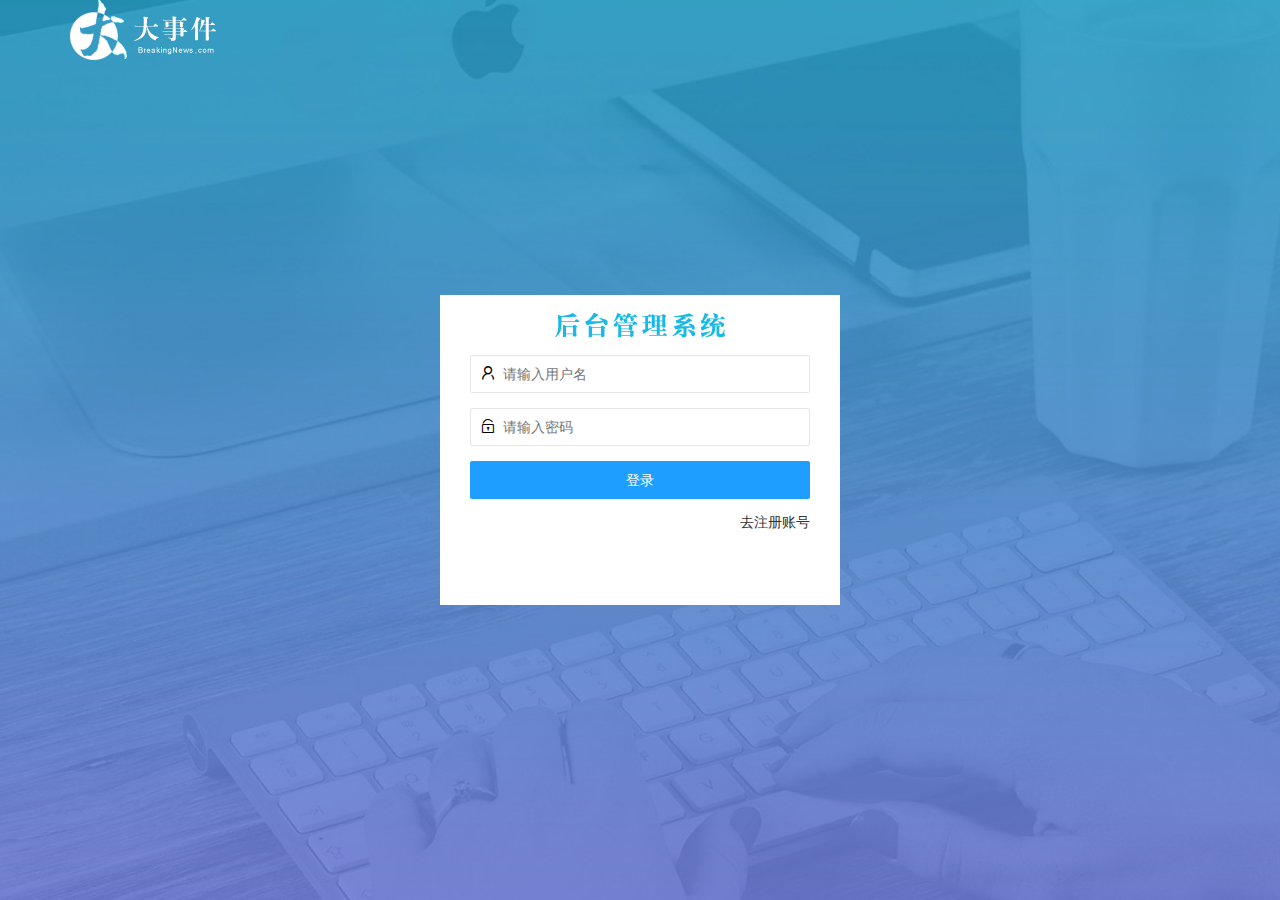
<file: login.html>
<!DOCTYPE html>
<html lang="en">

<head>
    <meta charset="UTF-8">
    <meta name="viewport" content="width=device-width, initial-scale=1.0">
    <title>大事件-登录/注册</title>
    <link rel="stylesheet" href="/assets/css/login.css">
    <!-- 导入layui样式 -->
    <link rel="stylesheet" href="/assets/lib/layui/css/layui.css">
</head>

<body>
    <!-- 头部logo区 -->
    <div class="layui-main">
        <img src="/assets/images/logo.png" alt="">
    </div>
    <!-- 登录注册区域 -->
    <div class="loginAndRegBox">
        <div class="title-box">
        </div>
        <!-- 登录div -->
        <div class="login-box">

            <form class="layui-form" id="form_login">
                <!-- 用户名 -->
                <div class="layui-form-item">
                    <i class="layui-icon layui-icon-username"></i>
                    <input type="text" name="username" required lay-verify="required" placeholder="请输入用户名" autocomplete="off" class="layui-input">
                </div>
                <!-- 密码 -->
                <div class="layui-form-item">
                    <i class="layui-icon layui-icon-password"></i>
                    <input type="password" name="password" required lay-verify="required|pwd" placeholder="请输入密码" autocomplete="off" class="layui-input">
                </div>
                <!-- 登录按钮 -->
                <div class="layui-form-item">
                    <!-- 表单提交按钮和普通按钮的区别：其具有lay-submit属性 -->
                    <button class="layui-btn layui-btn-fluid layui-btn-normal" lay-submit>登录</button>
                </div>
                <div class="layui-form-item links">
                    <!-- 防止点击a链接时发生页面跳转 -->
                    <a href="javascript:;" id="link-reg">去注册账号</a>
                </div>
            </form>
        </div>
        <!-- 注册div -->
        <div class="reg-box">
            <form class="layui-form" id="form_reg">
                <!-- 用户名 -->
                <div class="layui-form-item">
                    <i class="layui-icon layui-icon-username"></i>
                    <input type="text" name="username" required lay-verify="required" placeholder="请输入用户名" autocomplete="off" class="layui-input">
                </div>
                <!-- 密码 -->
                <div class="layui-form-item">
                    <i class="layui-icon layui-icon-password"></i>
                    <input type="password" name="password" required lay-verify="required|pwd" placeholder="请输入密码" autocomplete="off" class="layui-input">
                </div>
                <!-- 确认密码 -->
                <div class="layui-form-item">
                    <i class="layui-icon layui-icon-password"></i>
                    <input type="password" name="repassword" required lay-verify="required|pwd|repwd" placeholder="再次确认密码" autocomplete="off" class="layui-input">
                </div>
                <!-- 注册按钮 -->
                <div class="layui-form-item">
                    <!-- 表单提交按钮和普通按钮的区别：其具有lay-submit属性 -->
                    <button class="layui-btn layui-btn-fluid layui-btn-normal" lay-submit>注册</button>
                </div>
                <div class="layui-form-item links">
                    <!-- 防止点击a链接时发生页面跳转 -->
                    <a href="javascript:;" id="link-login">去登录</a>
                </div>
            </form>


        </div>

    </div>
    <!-- 导入layui的js文件 -->
    <script src="/assets/lib/layui/layui.all.js"></script>
    <!-- 导入JQuery -->
    <script src="/assets/lib/jquery.js"></script>
    <!-- 导入封装的接口的配置对象 -->
    <script src="/assets/js/baseAPI.js"></script>
    <!-- 导入自己的js文件 -->
    <script src="/assets/js/login.js"></script>
</body>

</html>
</file>
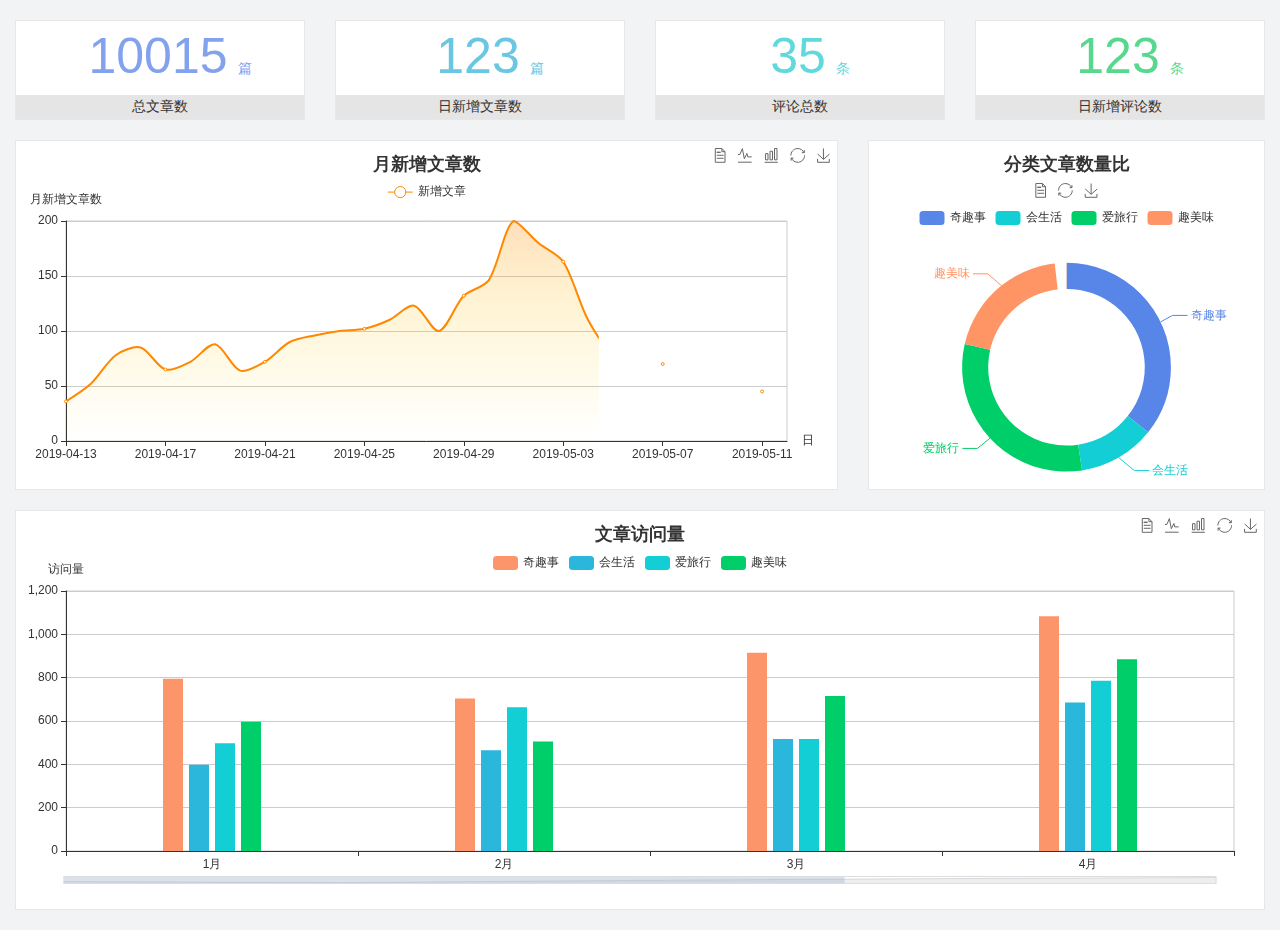
<file: home/dashboard.html>
<!DOCTYPE html>
<html lang="en">

<head>
    <meta charset="UTF-8">
    <meta name="viewport" content="width=device-width, initial-scale=1.0">
    <meta http-equiv="X-UA-Compatible" content="ie=edge">
    <title>图表统计</title>
    <link rel="stylesheet" href="../assets/lib/bootstrap.css" />
    <link rel="stylesheet" href="../assets/lib/main.css" />
    <script src="../assets/lib/jquery.js"></script>
    <script type="text/javascript" src="../assets/lib/echarts.min.js"></script>
</head>

<body>
    <div class="container-fluid">
        <div class="row spannel_list">
            <div class="col-sm-3 col-xs-6">
                <div class="spannel">
                    <em>10015</em><span>篇</span>
                    <b>总文章数</b>
                </div>
            </div>
            <div class="col-sm-3 col-xs-6">
                <div class="spannel scolor01">
                    <em>123</em><span>篇</span>
                    <b>日新增文章数</b>
                </div>
            </div>
            <div class="col-sm-3 col-xs-6">
                <div class="spannel scolor02">
                    <em>35</em><span>条</span>
                    <b>评论总数</b>
                </div>
            </div>
            <div class="col-sm-3 col-xs-6">
                <div class="spannel scolor03">
                    <em>123</em><span>条</span>
                    <b>日新增评论数</b>
                </div>
            </div>
        </div>
    </div>

    <div class="container-fluid">
        <div class="row curve-pie">
            <div class="col-lg-8 col-md-8">
                <div class="gragh_pannel" id="curve_show"></div>
            </div>
            <div class="col-lg-4 col-md-4">
                <div class="gragh_pannel" id="pie_show"></div>
            </div>
        </div>
    </div>

    <div class="container-fluid">
        <div class="column_pannel" id="column_show"></div>
    </div>

    <script>
        var oChart = echarts.init(document.getElementById('curve_show'));
        var aList_all = [{
            'count': 36,
            'date': '2019-04-13'
        }, {
            'count': 52,
            'date': '2019-04-14'
        }, {
            'count': 78,
            'date': '2019-04-15'
        }, {
            'count': 85,
            'date': '2019-04-16'
        }, {
            'count': 65,
            'date': '2019-04-17'
        }, {
            'count': 72,
            'date': '2019-04-18'
        }, {
            'count': 88,
            'date': '2019-04-19'
        }, {
            'count': 64,
            'date': '2019-04-20'
        }, {
            'count': 72,
            'date': '2019-04-21'
        }, {
            'count': 90,
            'date': '2019-04-22'
        }, {
            'count': 96,
            'date': '2019-04-23'
        }, {
            'count': 100,
            'date': '2019-04-24'
        }, {
            'count': 102,
            'date': '2019-04-25'
        }, {
            'count': 110,
            'date': '2019-04-26'
        }, {
            'count': 123,
            'date': '2019-04-27'
        }, {
            'count': 100,
            'date': '2019-04-28'
        }, {
            'count': 132,
            'date': '2019-04-29'
        }, {
            'count': 146,
            'date': '2019-04-30'
        }, {
            'count': 200,
            'date': '2019-05-01'
        }, {
            'count': 180,
            'date': '2019-05-02'
        }, {
            'count': 163,
            'date': '2019-05-03'
        }, {
            'count': 110,
            'date': '2019-05-04'
        }, {
            'count': 80,
            'date': '2019-05-05'
        }, {
            'count': 82,
            'date': '2019-05-06'
        }, {
            'count': 70,
            'date': '2019-05-07'
        }, {
            'count': 65,
            'date': '2019-05-08'
        }, {
            'count': 54,
            'date': '2019-05-09'
        }, {
            'count': 40,
            'date': '2019-05-10'
        }, {
            'count': 45,
            'date': '2019-05-11'
        }, {
            'count': 38,
            'date': '2019-05-12'
        }, ];

        let aCount = [];
        let aDate = [];

        for (var i = 0; i < aList_all.length; i++) {
            aCount.push(aList_all[i].count);
            aDate.push(aList_all[i].date);
        }

        var chartopt = {
            title: {
                text: '月新增文章数',
                left: 'center',
                top: '10'
            },
            tooltip: {
                trigger: 'axis'
            },
            legend: {
                data: ['新增文章'],
                top: '40'
            },
            toolbox: {
                show: true,
                feature: {
                    mark: {
                        show: true
                    },
                    dataView: {
                        show: true,
                        readOnly: false
                    },
                    magicType: {
                        show: true,
                        type: ['line', 'bar']
                    },
                    restore: {
                        show: true
                    },
                    saveAsImage: {
                        show: true
                    }
                }
            },
            calculable: true,
            xAxis: [{
                name: '日',
                type: 'category',
                boundaryGap: false,
                data: aDate
            }],
            yAxis: [{
                name: '月新增文章数',
                type: 'value'
            }],
            series: [{
                name: '新增文章',
                type: 'line',
                smooth: true,
                itemStyle: {
                    normal: {
                        areaStyle: {
                            type: 'default'
                        },
                        color: '#f80'
                    },
                    lineStyle: {
                        color: '#f80'
                    }
                },
                data: aCount
            }],
            areaStyle: {
                normal: {
                    color: new echarts.graphic.LinearGradient(0, 0, 0, 1, [{
                        offset: 0,
                        color: 'rgba(255,136,0,0.39)'
                    }, {
                        offset: .34,
                        color: 'rgba(255,180,0,0.25)'
                    }, {
                        offset: 1,
                        color: 'rgba(255,222,0,0.00)'
                    }])

                }
            },
            grid: {
                show: true,
                x: 50,
                x2: 50,
                y: 80,
                height: 220
            }
        };

        oChart.setOption(chartopt);


        var oPie = echarts.init(document.getElementById('pie_show'));
        var oPieopt = {
            title: {
                top: 10,
                text: '分类文章数量比',
                x: 'center'
            },
            tooltip: {
                trigger: 'item',
                formatter: "{a} <br/>{b} : {c} ({d}%)"
            },
            color: ['#5885e8', '#13cfd5', '#00ce68', '#ff9565'],
            legend: {
                x: 'center',
                top: 65,
                data: ['奇趣事', '会生活', '爱旅行', '趣美味']
            },
            toolbox: {
                show: true,
                x: 'center',
                top: 35,
                feature: {
                    mark: {
                        show: true
                    },
                    dataView: {
                        show: true,
                        readOnly: false
                    },
                    magicType: {
                        show: true,
                        type: ['pie', 'funnel'],
                        option: {
                            funnel: {
                                x: '25%',
                                width: '50%',
                                funnelAlign: 'left',
                                max: 1548
                            }
                        }
                    },
                    restore: {
                        show: true
                    },
                    saveAsImage: {
                        show: true
                    }
                }
            },
            calculable: true,
            series: [{
                name: '访问来源',
                type: 'pie',
                radius: ['45%', '60%'],
                center: ['50%', '65%'],
                data: [{
                    value: 300,
                    name: '奇趣事'
                }, {
                    value: 100,
                    name: '会生活'
                }, {
                    value: 260,
                    name: '爱旅行'
                }, {
                    value: 180,
                    name: '趣美味'
                }]
            }]
        };
        oPie.setOption(oPieopt);



        var oColumn = this.echarts.init(document.getElementById('column_show'));
        var oColumnopt = {
            title: {
                text: '文章访问量',
                left: 'center',
                top: '10'
            },
            tooltip: {
                trigger: 'axis'
            },
            legend: {
                data: ['奇趣事', '会生活', '爱旅行', '趣美味'],
                top: '40'
            },
            toolbox: {
                show: true,
                feature: {
                    mark: {
                        show: true
                    },
                    dataView: {
                        show: true,
                        readOnly: false
                    },
                    magicType: {
                        show: true,
                        type: ['line', 'bar']
                    },
                    restore: {
                        show: true
                    },
                    saveAsImage: {
                        show: true
                    }
                }
            },
            calculable: true,
            xAxis: [{
                type: 'category',
                data: ['1月', '2月', '3月', '4月', '5月']
            }],
            yAxis: [{
                name: '访问量',
                type: 'value'
            }],
            series: [{
                name: '奇趣事',
                type: 'bar',
                barWidth: 20,
                itemStyle: {
                    normal: {
                        areaStyle: {
                            type: 'default'
                        },
                        color: '#fd956a'
                    }
                },
                data: [800, 708, 920, 1090, 1200]
            }, {
                name: '会生活',
                type: 'bar',
                barWidth: 20,
                itemStyle: {
                    normal: {
                        areaStyle: {
                            type: 'default'
                        },
                        color: '#2bb6db'
                    }
                },
                data: [400, 468, 520, 690, 800]
            }, {
                name: '爱旅行',
                type: 'bar',
                barWidth: 20,
                itemStyle: {
                    normal: {
                        areaStyle: {
                            type: 'default'
                        },
                        color: '#13cfd5'
                    }
                },
                data: [500, 668, 520, 790, 900]
            }, {
                name: '趣美味',
                type: 'bar',
                barWidth: 20,
                itemStyle: {
                    normal: {
                        areaStyle: {
                            type: 'default'
                        },
                        color: '#00ce68'
                    }
                },
                data: [600, 508, 720, 890, 1000]
            }],
            grid: {
                show: true,
                x: 50,
                x2: 30,
                y: 80,
                height: 260
            },
            dataZoom: [ //给x轴设置滚动条
                {
                    start: 0, //默认为0
                    end: 100 - 1000 / 31, //默认为100
                    type: 'slider',
                    show: true,
                    xAxisIndex: [0],
                    handleSize: 0, //滑动条的 左右2个滑动条的大小
                    height: 8, //组件高度
                    left: 45, //左边的距离
                    right: 50, //右边的距离
                    bottom: 26, //右边的距离
                    handleColor: '#ddd', //h滑动图标的颜色
                    handleStyle: {
                        borderColor: "#cacaca",
                        borderWidth: "1",
                        shadowBlur: 2,
                        background: "#ddd",
                        shadowColor: "#ddd",
                    }
                }
            ]
        };
        oColumn.setOption(oColumnopt);
    </script>
</body>

</html>
</file>
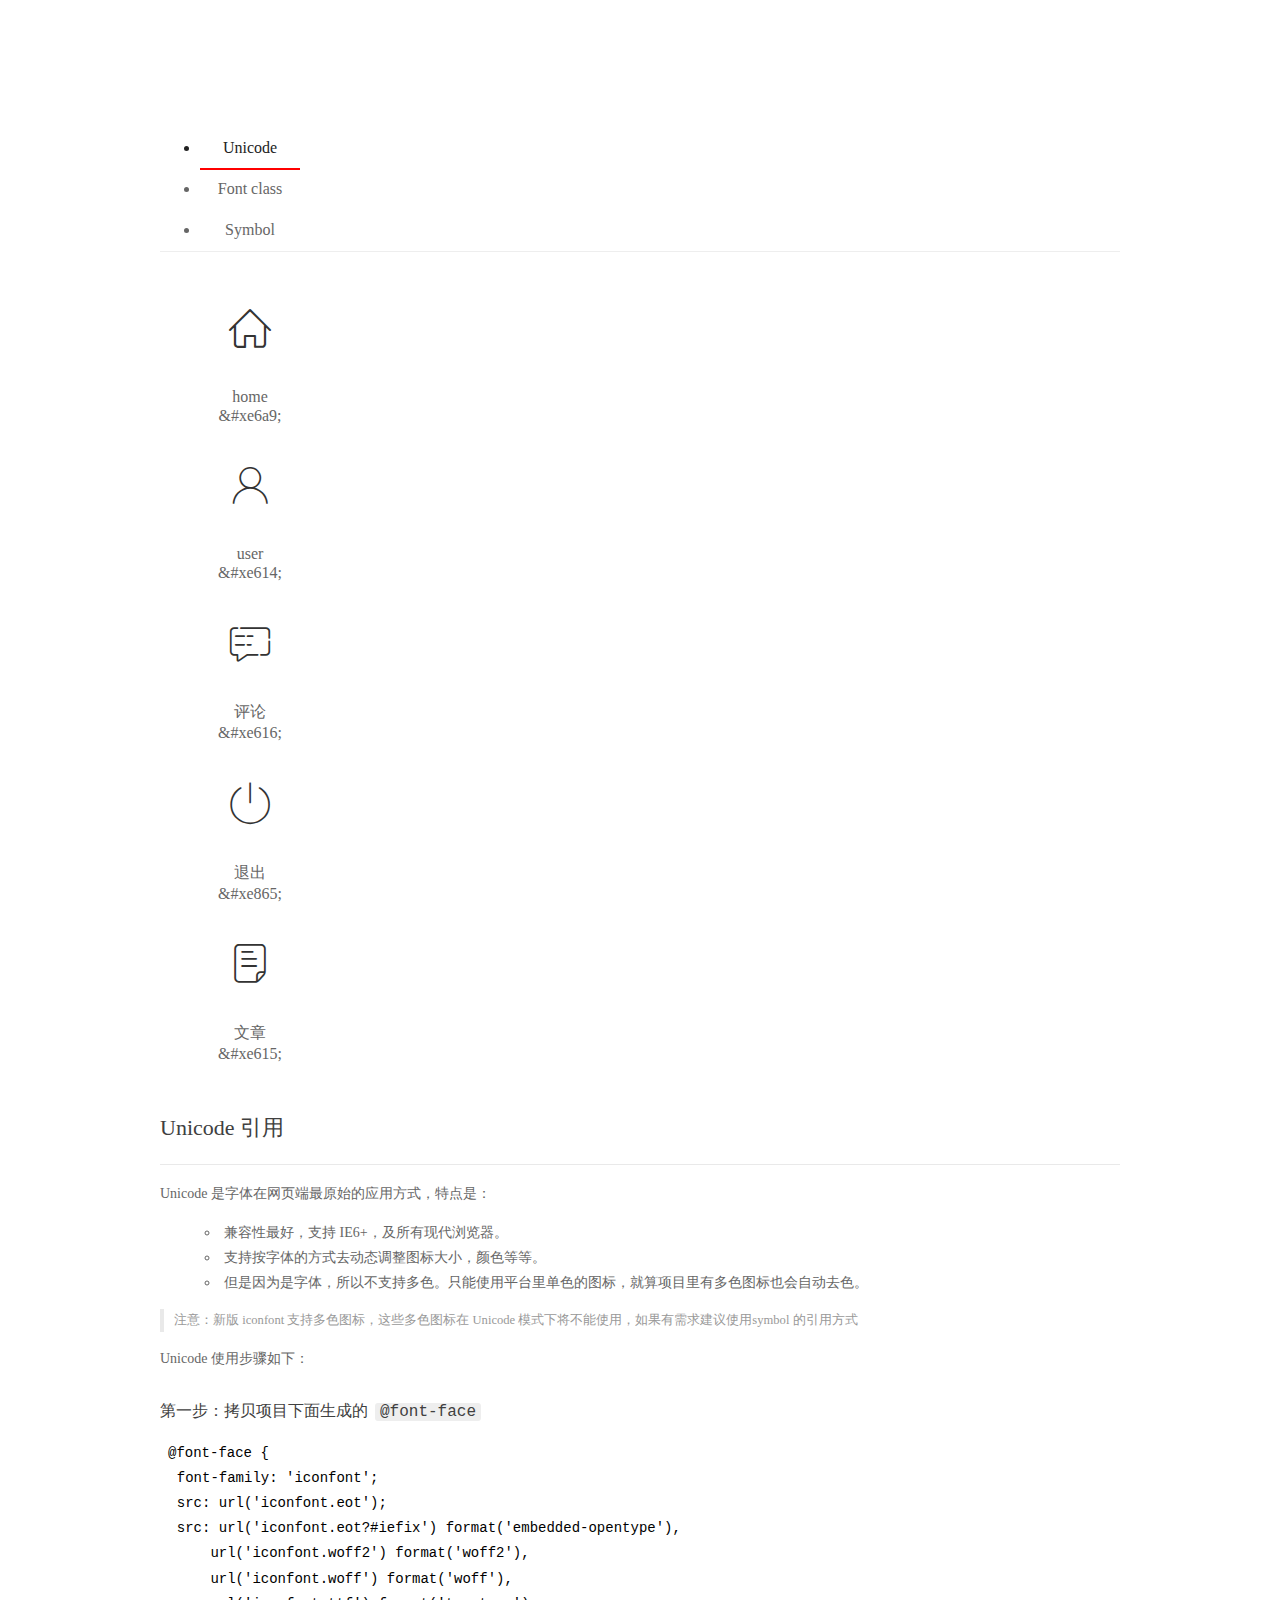
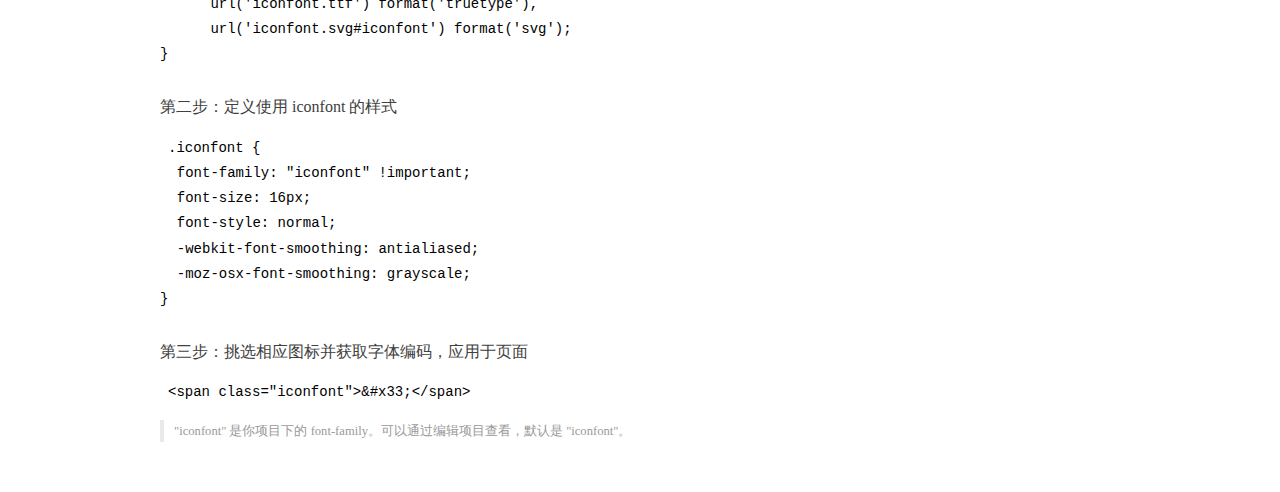
<file: assets/fonts/demo_index.html>
<!DOCTYPE html>
<html>
<head>
  <meta charset="utf-8"/>
  <title>IconFont Demo</title>
  <link rel="shortcut icon" href="https://gtms04.alicdn.com/tps/i4/TB1_oz6GVXXXXaFXpXXJDFnIXXX-64-64.ico" type="image/x-icon"/>
  <link rel="stylesheet" href="https://g.alicdn.com/thx/cube/1.3.2/cube.min.css">
  <link rel="stylesheet" href="demo.css">
  <link rel="stylesheet" href="iconfont.css">
  <script src="iconfont.js"></script>
  <!-- jQuery -->
  <script src="https://a1.alicdn.com/oss/uploads/2018/12/26/7bfddb60-08e8-11e9-9b04-53e73bb6408b.js"></script>
  <!-- 代码高亮 -->
  <script src="https://a1.alicdn.com/oss/uploads/2018/12/26/a3f714d0-08e6-11e9-8a15-ebf944d7534c.js"></script>
</head>
<body>
  <div class="main">
    <h1 class="logo"><a href="https://www.iconfont.cn/" title="iconfont 首页" target="_blank">&#xe86b;</a></h1>
    <div class="nav-tabs">
      <ul id="tabs" class="dib-box">
        <li class="dib active"><span>Unicode</span></li>
        <li class="dib"><span>Font class</span></li>
        <li class="dib"><span>Symbol</span></li>
      </ul>
      
    </div>
    <div class="tab-container">
      <div class="content unicode" style="display: block;">
          <ul class="icon_lists dib-box">
          
            <li class="dib">
              <span class="icon iconfont">&#xe6a9;</span>
                <div class="name">home</div>
                <div class="code-name">&amp;#xe6a9;</div>
              </li>
          
            <li class="dib">
              <span class="icon iconfont">&#xe614;</span>
                <div class="name">user</div>
                <div class="code-name">&amp;#xe614;</div>
              </li>
          
            <li class="dib">
              <span class="icon iconfont">&#xe616;</span>
                <div class="name">评论</div>
                <div class="code-name">&amp;#xe616;</div>
              </li>
          
            <li class="dib">
              <span class="icon iconfont">&#xe865;</span>
                <div class="name">退出</div>
                <div class="code-name">&amp;#xe865;</div>
              </li>
          
            <li class="dib">
              <span class="icon iconfont">&#xe615;</span>
                <div class="name">文章</div>
                <div class="code-name">&amp;#xe615;</div>
              </li>
          
          </ul>
          <div class="article markdown">
          <h2 id="unicode-">Unicode 引用</h2>
          <hr>

          <p>Unicode 是字体在网页端最原始的应用方式，特点是：</p>
          <ul>
            <li>兼容性最好，支持 IE6+，及所有现代浏览器。</li>
            <li>支持按字体的方式去动态调整图标大小，颜色等等。</li>
            <li>但是因为是字体，所以不支持多色。只能使用平台里单色的图标，就算项目里有多色图标也会自动去色。</li>
          </ul>
          <blockquote>
            <p>注意：新版 iconfont 支持多色图标，这些多色图标在 Unicode 模式下将不能使用，如果有需求建议使用symbol 的引用方式</p>
          </blockquote>
          <p>Unicode 使用步骤如下：</p>
          <h3 id="-font-face">第一步：拷贝项目下面生成的 <code>@font-face</code></h3>
<pre><code class="language-css"
>@font-face {
  font-family: 'iconfont';
  src: url('iconfont.eot');
  src: url('iconfont.eot?#iefix') format('embedded-opentype'),
      url('iconfont.woff2') format('woff2'),
      url('iconfont.woff') format('woff'),
      url('iconfont.ttf') format('truetype'),
      url('iconfont.svg#iconfont') format('svg');
}
</code></pre>
          <h3 id="-iconfont-">第二步：定义使用 iconfont 的样式</h3>
<pre><code class="language-css"
>.iconfont {
  font-family: "iconfont" !important;
  font-size: 16px;
  font-style: normal;
  -webkit-font-smoothing: antialiased;
  -moz-osx-font-smoothing: grayscale;
}
</code></pre>
          <h3 id="-">第三步：挑选相应图标并获取字体编码，应用于页面</h3>
<pre>
<code class="language-html"
>&lt;span class="iconfont"&gt;&amp;#x33;&lt;/span&gt;
</code></pre>
          <blockquote>
            <p>"iconfont" 是你项目下的 font-family。可以通过编辑项目查看，默认是 "iconfont"。</p>
          </blockquote>
          </div>
      </div>
      <div class="content font-class">
        <ul class="icon_lists dib-box">
          
          <li class="dib">
            <span class="icon iconfont icon-home"></span>
            <div class="name">
              home
            </div>
            <div class="code-name">.icon-home
            </div>
          </li>
          
          <li class="dib">
            <span class="icon iconfont icon-user"></span>
            <div class="name">
              user
            </div>
            <div class="code-name">.icon-user
            </div>
          </li>
          
          <li class="dib">
            <span class="icon iconfont icon-pinglun"></span>
            <div class="name">
              评论
            </div>
            <div class="code-name">.icon-pinglun
            </div>
          </li>
          
          <li class="dib">
            <span class="icon iconfont icon-tuichu"></span>
            <div class="name">
              退出
            </div>
            <div class="code-name">.icon-tuichu
            </div>
          </li>
          
          <li class="dib">
            <span class="icon iconfont icon-16"></span>
            <div class="name">
              文章
            </div>
            <div class="code-name">.icon-16
            </div>
          </li>
          
        </ul>
        <div class="article markdown">
        <h2 id="font-class-">font-class 引用</h2>
        <hr>

        <p>font-class 是 Unicode 使用方式的一种变种，主要是解决 Unicode 书写不直观，语意不明确的问题。</p>
        <p>与 Unicode 使用方式相比，具有如下特点：</p>
        <ul>
          <li>兼容性良好，支持 IE8+，及所有现代浏览器。</li>
          <li>相比于 Unicode 语意明确，书写更直观。可以很容易分辨这个 icon 是什么。</li>
          <li>因为使用 class 来定义图标，所以当要替换图标时，只需要修改 class 里面的 Unicode 引用。</li>
          <li>不过因为本质上还是使用的字体，所以多色图标还是不支持的。</li>
        </ul>
        <p>使用步骤如下：</p>
        <h3 id="-fontclass-">第一步：引入项目下面生成的 fontclass 代码：</h3>
<pre><code class="language-html">&lt;link rel="stylesheet" href="./iconfont.css"&gt;
</code></pre>
        <h3 id="-">第二步：挑选相应图标并获取类名，应用于页面：</h3>
<pre><code class="language-html">&lt;span class="iconfont icon-xxx"&gt;&lt;/span&gt;
</code></pre>
        <blockquote>
          <p>"
            iconfont" 是你项目下的 font-family。可以通过编辑项目查看，默认是 "iconfont"。</p>
        </blockquote>
      </div>
      </div>
      <div class="content symbol">
          <ul class="icon_lists dib-box">
          
            <li class="dib">
                <svg class="icon svg-icon" aria-hidden="true">
                  <use xlink:href="#icon-home"></use>
                </svg>
                <div class="name">home</div>
                <div class="code-name">#icon-home</div>
            </li>
          
            <li class="dib">
                <svg class="icon svg-icon" aria-hidden="true">
                  <use xlink:href="#icon-user"></use>
                </svg>
                <div class="name">user</div>
                <div class="code-name">#icon-user</div>
            </li>
          
            <li class="dib">
                <svg class="icon svg-icon" aria-hidden="true">
                  <use xlink:href="#icon-pinglun"></use>
                </svg>
                <div class="name">评论</div>
                <div class="code-name">#icon-pinglun</div>
            </li>
          
            <li class="dib">
                <svg class="icon svg-icon" aria-hidden="true">
                  <use xlink:href="#icon-tuichu"></use>
                </svg>
                <div class="name">退出</div>
                <div class="code-name">#icon-tuichu</div>
            </li>
          
            <li class="dib">
                <svg class="icon svg-icon" aria-hidden="true">
                  <use xlink:href="#icon-16"></use>
                </svg>
                <div class="name">文章</div>
                <div class="code-name">#icon-16</div>
            </li>
          
          </ul>
          <div class="article markdown">
          <h2 id="symbol-">Symbol 引用</h2>
          <hr>

          <p>这是一种全新的使用方式，应该说这才是未来的主流，也是平台目前推荐的用法。相关介绍可以参考这篇<a href="">文章</a>
            这种用法其实是做了一个 SVG 的集合，与另外两种相比具有如下特点：</p>
          <ul>
            <li>支持多色图标了，不再受单色限制。</li>
            <li>通过一些技巧，支持像字体那样，通过 <code>font-size</code>, <code>color</code> 来调整样式。</li>
            <li>兼容性较差，支持 IE9+，及现代浏览器。</li>
            <li>浏览器渲染 SVG 的性能一般，还不如 png。</li>
          </ul>
          <p>使用步骤如下：</p>
          <h3 id="-symbol-">第一步：引入项目下面生成的 symbol 代码：</h3>
<pre><code class="language-html">&lt;script src="./iconfont.js"&gt;&lt;/script&gt;
</code></pre>
          <h3 id="-css-">第二步：加入通用 CSS 代码（引入一次就行）：</h3>
<pre><code class="language-html">&lt;style&gt;
.icon {
  width: 1em;
  height: 1em;
  vertical-align: -0.15em;
  fill: currentColor;
  overflow: hidden;
}
&lt;/style&gt;
</code></pre>
          <h3 id="-">第三步：挑选相应图标并获取类名，应用于页面：</h3>
<pre><code class="language-html">&lt;svg class="icon" aria-hidden="true"&gt;
  &lt;use xlink:href="#icon-xxx"&gt;&lt;/use&gt;
&lt;/svg&gt;
</code></pre>
          </div>
      </div>

    </div>
  </div>
  <script>
  $(document).ready(function () {
      $('.tab-container .content:first').show()

      $('#tabs li').click(function (e) {
        var tabContent = $('.tab-container .content')
        var index = $(this).index()

        if ($(this).hasClass('active')) {
          return
        } else {
          $('#tabs li').removeClass('active')
          $(this).addClass('active')

          tabContent.hide().eq(index).fadeIn()
        }
      })
    })
  </script>
</body>
</html>
</file>
<file: assets/css/login.css>
html,
body {
    margin: 0;
    padding: 0;
    height: 100%;
    width: 100%;
    background: url(/assets/images/login_bg.jpg) no-repeat center;
    background-size: cover;
}

.loginAndRegBox {
    position: absolute;
    top: 50%;
    left: 50%;
    transform: translate(-50%, -50%);
    width: 400px;
    height: 310px;
    background-color: #fff;
}

.title-box {
    height: 60px;
    background: url(/assets/images/login_title.png) no-repeat center;
}

.reg-box {
    display: none;
}

.layui-form {
    padding: 0 30px;
}

.links {
    display: flex;
    justify-content: flex-end;
}


/* 小图标位置 */

.layui-form-item {
    position: relative;
}

.layui-form-item .layui-input {
    padding-left: 32px;
}

.layui-form-item .layui-icon {
    position: absolute;
    left: 10px;
    top: 10px;
}
</file>
<file: assets/lib/layui/css/layui.css>
/** layui-v2.5.5 MIT License By https://www.layui.com */
 .layui-inline,img{display:inline-block;vertical-align:middle}h1,h2,h3,h4,h5,h6{font-weight:400}.layui-edge,.layui-header,.layui-inline,.layui-main{position:relative}.layui-body,.layui-edge,.layui-elip{overflow:hidden}.layui-btn,.layui-edge,.layui-inline,img{vertical-align:middle}.layui-btn,.layui-disabled,.layui-icon,.layui-unselect{-moz-user-select:none;-webkit-user-select:none;-ms-user-select:none}.layui-elip,.layui-form-checkbox span,.layui-form-pane .layui-form-label{text-overflow:ellipsis;white-space:nowrap}.layui-breadcrumb,.layui-tree-btnGroup{visibility:hidden}blockquote,body,button,dd,div,dl,dt,form,h1,h2,h3,h4,h5,h6,input,li,ol,p,pre,td,textarea,th,ul{margin:0;padding:0;-webkit-tap-highlight-color:rgba(0,0,0,0)}a:active,a:hover{outline:0}img{border:none}li{list-style:none}table{border-collapse:collapse;border-spacing:0}h4,h5,h6{font-size:100%}button,input,optgroup,option,select,textarea{font-family:inherit;font-size:inherit;font-style:inherit;font-weight:inherit;outline:0}pre{white-space:pre-wrap;white-space:-moz-pre-wrap;white-space:-pre-wrap;white-space:-o-pre-wrap;word-wrap:break-word}body{line-height:24px;font:14px Helvetica Neue,Helvetica,PingFang SC,Tahoma,Arial,sans-serif}hr{height:1px;margin:10px 0;border:0;clear:both}a{color:#333;text-decoration:none}a:hover{color:#777}a cite{font-style:normal;*cursor:pointer}.layui-border-box,.layui-border-box *{box-sizing:border-box}.layui-box,.layui-box *{box-sizing:content-box}.layui-clear{clear:both;*zoom:1}.layui-clear:after{content:'\20';clear:both;*zoom:1;display:block;height:0}.layui-inline{*display:inline;*zoom:1}.layui-edge{display:inline-block;width:0;height:0;border-width:6px;border-style:dashed;border-color:transparent}.layui-edge-top{top:-4px;border-bottom-color:#999;border-bottom-style:solid}.layui-edge-right{border-left-color:#999;border-left-style:solid}.layui-edge-bottom{top:2px;border-top-color:#999;border-top-style:solid}.layui-edge-left{border-right-color:#999;border-right-style:solid}.layui-disabled,.layui-disabled:hover{color:#d2d2d2!important;cursor:not-allowed!important}.layui-circle{border-radius:100%}.layui-show{display:block!important}.layui-hide{display:none!important}@font-face{font-family:layui-icon;src:url(../font/iconfont.eot?v=250);src:url(../font/iconfont.eot?v=250#iefix) format('embedded-opentype'),url(../font/iconfont.woff2?v=250) format('woff2'),url(../font/iconfont.woff?v=250) format('woff'),url(../font/iconfont.ttf?v=250) format('truetype'),url(../font/iconfont.svg?v=250#layui-icon) format('svg')}.layui-icon{font-family:layui-icon!important;font-size:16px;font-style:normal;-webkit-font-smoothing:antialiased;-moz-osx-font-smoothing:grayscale}.layui-icon-reply-fill:before{content:"\e611"}.layui-icon-set-fill:before{content:"\e614"}.layui-icon-menu-fill:before{content:"\e60f"}.layui-icon-search:before{content:"\e615"}.layui-icon-share:before{content:"\e641"}.layui-icon-set-sm:before{content:"\e620"}.layui-icon-engine:before{content:"\e628"}.layui-icon-close:before{content:"\1006"}.layui-icon-close-fill:before{content:"\1007"}.layui-icon-chart-screen:before{content:"\e629"}.layui-icon-star:before{content:"\e600"}.layui-icon-circle-dot:before{content:"\e617"}.layui-icon-chat:before{content:"\e606"}.layui-icon-release:before{content:"\e609"}.layui-icon-list:before{content:"\e60a"}.layui-icon-chart:before{content:"\e62c"}.layui-icon-ok-circle:before{content:"\1005"}.layui-icon-layim-theme:before{content:"\e61b"}.layui-icon-table:before{content:"\e62d"}.layui-icon-right:before{content:"\e602"}.layui-icon-left:before{content:"\e603"}.layui-icon-cart-simple:before{content:"\e698"}.layui-icon-face-cry:before{content:"\e69c"}.layui-icon-face-smile:before{content:"\e6af"}.layui-icon-survey:before{content:"\e6b2"}.layui-icon-tree:before{content:"\e62e"}.layui-icon-upload-circle:before{content:"\e62f"}.layui-icon-add-circle:before{content:"\e61f"}.layui-icon-download-circle:before{content:"\e601"}.layui-icon-templeate-1:before{content:"\e630"}.layui-icon-util:before{content:"\e631"}.layui-icon-face-surprised:before{content:"\e664"}.layui-icon-edit:before{content:"\e642"}.layui-icon-speaker:before{content:"\e645"}.layui-icon-down:before{content:"\e61a"}.layui-icon-file:before{content:"\e621"}.layui-icon-layouts:before{content:"\e632"}.layui-icon-rate-half:before{content:"\e6c9"}.layui-icon-add-circle-fine:before{content:"\e608"}.layui-icon-prev-circle:before{content:"\e633"}.layui-icon-read:before{content:"\e705"}.layui-icon-404:before{content:"\e61c"}.layui-icon-carousel:before{content:"\e634"}.layui-icon-help:before{content:"\e607"}.layui-icon-code-circle:before{content:"\e635"}.layui-icon-water:before{content:"\e636"}.layui-icon-username:before{content:"\e66f"}.layui-icon-find-fill:before{content:"\e670"}.layui-icon-about:before{content:"\e60b"}.layui-icon-location:before{content:"\e715"}.layui-icon-up:before{content:"\e619"}.layui-icon-pause:before{content:"\e651"}.layui-icon-date:before{content:"\e637"}.layui-icon-layim-uploadfile:before{content:"\e61d"}.layui-icon-delete:before{content:"\e640"}.layui-icon-play:before{content:"\e652"}.layui-icon-top:before{content:"\e604"}.layui-icon-friends:before{content:"\e612"}.layui-icon-refresh-3:before{content:"\e9aa"}.layui-icon-ok:before{content:"\e605"}.layui-icon-layer:before{content:"\e638"}.layui-icon-face-smile-fine:before{content:"\e60c"}.layui-icon-dollar:before{content:"\e659"}.layui-icon-group:before{content:"\e613"}.layui-icon-layim-download:before{content:"\e61e"}.layui-icon-picture-fine:before{content:"\e60d"}.layui-icon-link:before{content:"\e64c"}.layui-icon-diamond:before{content:"\e735"}.layui-icon-log:before{content:"\e60e"}.layui-icon-rate-solid:before{content:"\e67a"}.layui-icon-fonts-del:before{content:"\e64f"}.layui-icon-unlink:before{content:"\e64d"}.layui-icon-fonts-clear:before{content:"\e639"}.layui-icon-triangle-r:before{content:"\e623"}.layui-icon-circle:before{content:"\e63f"}.layui-icon-radio:before{content:"\e643"}.layui-icon-align-center:before{content:"\e647"}.layui-icon-align-right:before{content:"\e648"}.layui-icon-align-left:before{content:"\e649"}.layui-icon-loading-1:before{content:"\e63e"}.layui-icon-return:before{content:"\e65c"}.layui-icon-fonts-strong:before{content:"\e62b"}.layui-icon-upload:before{content:"\e67c"}.layui-icon-dialogue:before{content:"\e63a"}.layui-icon-video:before{content:"\e6ed"}.layui-icon-headset:before{content:"\e6fc"}.layui-icon-cellphone-fine:before{content:"\e63b"}.layui-icon-add-1:before{content:"\e654"}.layui-icon-face-smile-b:before{content:"\e650"}.layui-icon-fonts-html:before{content:"\e64b"}.layui-icon-form:before{content:"\e63c"}.layui-icon-cart:before{content:"\e657"}.layui-icon-camera-fill:before{content:"\e65d"}.layui-icon-tabs:before{content:"\e62a"}.layui-icon-fonts-code:before{content:"\e64e"}.layui-icon-fire:before{content:"\e756"}.layui-icon-set:before{content:"\e716"}.layui-icon-fonts-u:before{content:"\e646"}.layui-icon-triangle-d:before{content:"\e625"}.layui-icon-tips:before{content:"\e702"}.layui-icon-picture:before{content:"\e64a"}.layui-icon-more-vertical:before{content:"\e671"}.layui-icon-flag:before{content:"\e66c"}.layui-icon-loading:before{content:"\e63d"}.layui-icon-fonts-i:before{content:"\e644"}.layui-icon-refresh-1:before{content:"\e666"}.layui-icon-rmb:before{content:"\e65e"}.layui-icon-home:before{content:"\e68e"}.layui-icon-user:before{content:"\e770"}.layui-icon-notice:before{content:"\e667"}.layui-icon-login-weibo:before{content:"\e675"}.layui-icon-voice:before{content:"\e688"}.layui-icon-upload-drag:before{content:"\e681"}.layui-icon-login-qq:before{content:"\e676"}.layui-icon-snowflake:before{content:"\e6b1"}.layui-icon-file-b:before{content:"\e655"}.layui-icon-template:before{content:"\e663"}.layui-icon-auz:before{content:"\e672"}.layui-icon-console:before{content:"\e665"}.layui-icon-app:before{content:"\e653"}.layui-icon-prev:before{content:"\e65a"}.layui-icon-website:before{content:"\e7ae"}.layui-icon-next:before{content:"\e65b"}.layui-icon-component:before{content:"\e857"}.layui-icon-more:before{content:"\e65f"}.layui-icon-login-wechat:before{content:"\e677"}.layui-icon-shrink-right:before{content:"\e668"}.layui-icon-spread-left:before{content:"\e66b"}.layui-icon-camera:before{content:"\e660"}.layui-icon-note:before{content:"\e66e"}.layui-icon-refresh:before{content:"\e669"}.layui-icon-female:before{content:"\e661"}.layui-icon-male:before{content:"\e662"}.layui-icon-password:before{content:"\e673"}.layui-icon-senior:before{content:"\e674"}.layui-icon-theme:before{content:"\e66a"}.layui-icon-tread:before{content:"\e6c5"}.layui-icon-praise:before{content:"\e6c6"}.layui-icon-star-fill:before{content:"\e658"}.layui-icon-rate:before{content:"\e67b"}.layui-icon-template-1:before{content:"\e656"}.layui-icon-vercode:before{content:"\e679"}.layui-icon-cellphone:before{content:"\e678"}.layui-icon-screen-full:before{content:"\e622"}.layui-icon-screen-restore:before{content:"\e758"}.layui-icon-cols:before{content:"\e610"}.layui-icon-export:before{content:"\e67d"}.layui-icon-print:before{content:"\e66d"}.layui-icon-slider:before{content:"\e714"}.layui-icon-addition:before{content:"\e624"}.layui-icon-subtraction:before{content:"\e67e"}.layui-icon-service:before{content:"\e626"}.layui-icon-transfer:before{content:"\e691"}.layui-main{width:1140px;margin:0 auto}.layui-header{z-index:1000;height:60px}.layui-header a:hover{transition:all .5s;-webkit-transition:all .5s}.layui-side{position:fixed;left:0;top:0;bottom:0;z-index:999;width:200px;overflow-x:hidden}.layui-side-scroll{position:relative;width:220px;height:100%;overflow-x:hidden}.layui-body{position:absolute;left:200px;right:0;top:0;bottom:0;z-index:998;width:auto;overflow-y:auto;box-sizing:border-box}.layui-layout-body{overflow:hidden}.layui-layout-admin .layui-header{background-color:#23262E}.layui-layout-admin .layui-side{top:60px;width:200px;overflow-x:hidden}.layui-layout-admin .layui-body{position:fixed;top:60px;bottom:44px}.layui-layout-admin .layui-main{width:auto;margin:0 15px}.layui-layout-admin .layui-footer{position:fixed;left:200px;right:0;bottom:0;height:44px;line-height:44px;padding:0 15px;background-color:#eee}.layui-layout-admin .layui-logo{position:absolute;left:0;top:0;width:200px;height:100%;line-height:60px;text-align:center;color:#009688;font-size:16px}.layui-layout-admin .layui-header .layui-nav{background:0 0}.layui-layout-left{position:absolute!important;left:200px;top:0}.layui-layout-right{position:absolute!important;right:0;top:0}.layui-container{position:relative;margin:0 auto;padding:0 15px;box-sizing:border-box}.layui-fluid{position:relative;margin:0 auto;padding:0 15px}.layui-row:after,.layui-row:before{content:'';display:block;clear:both}.layui-col-lg1,.layui-col-lg10,.layui-col-lg11,.layui-col-lg12,.layui-col-lg2,.layui-col-lg3,.layui-col-lg4,.layui-col-lg5,.layui-col-lg6,.layui-col-lg7,.layui-col-lg8,.layui-col-lg9,.layui-col-md1,.layui-col-md10,.layui-col-md11,.layui-col-md12,.layui-col-md2,.layui-col-md3,.layui-col-md4,.layui-col-md5,.layui-col-md6,.layui-col-md7,.layui-col-md8,.layui-col-md9,.layui-col-sm1,.layui-col-sm10,.layui-col-sm11,.layui-col-sm12,.layui-col-sm2,.layui-col-sm3,.layui-col-sm4,.layui-col-sm5,.layui-col-sm6,.layui-col-sm7,.layui-col-sm8,.layui-col-sm9,.layui-col-xs1,.layui-col-xs10,.layui-col-xs11,.layui-col-xs12,.layui-col-xs2,.layui-col-xs3,.layui-col-xs4,.layui-col-xs5,.layui-col-xs6,.layui-col-xs7,.layui-col-xs8,.layui-col-xs9{position:relative;display:block;box-sizing:border-box}.layui-col-xs1,.layui-col-xs10,.layui-col-xs11,.layui-col-xs12,.layui-col-xs2,.layui-col-xs3,.layui-col-xs4,.layui-col-xs5,.layui-col-xs6,.layui-col-xs7,.layui-col-xs8,.layui-col-xs9{float:left}.layui-col-xs1{width:8.33333333%}.layui-col-xs2{width:16.66666667%}.layui-col-xs3{width:25%}.layui-col-xs4{width:33.33333333%}.layui-col-xs5{width:41.66666667%}.layui-col-xs6{width:50%}.layui-col-xs7{width:58.33333333%}.layui-col-xs8{width:66.66666667%}.layui-col-xs9{width:75%}.layui-col-xs10{width:83.33333333%}.layui-col-xs11{width:91.66666667%}.layui-col-xs12{width:100%}.layui-col-xs-offset1{margin-left:8.33333333%}.layui-col-xs-offset2{margin-left:16.66666667%}.layui-col-xs-offset3{margin-left:25%}.layui-col-xs-offset4{margin-left:33.33333333%}.layui-col-xs-offset5{margin-left:41.66666667%}.layui-col-xs-offset6{margin-left:50%}.layui-col-xs-offset7{margin-left:58.33333333%}.layui-col-xs-offset8{margin-left:66.66666667%}.layui-col-xs-offset9{margin-left:75%}.layui-col-xs-offset10{margin-left:83.33333333%}.layui-col-xs-offset11{margin-left:91.66666667%}.layui-col-xs-offset12{margin-left:100%}@media screen and (max-width:768px){.layui-hide-xs{display:none!important}.layui-show-xs-block{display:block!important}.layui-show-xs-inline{display:inline!important}.layui-show-xs-inline-block{display:inline-block!important}}@media screen and (min-width:768px){.layui-container{width:750px}.layui-hide-sm{display:none!important}.layui-show-sm-block{display:block!important}.layui-show-sm-inline{display:inline!important}.layui-show-sm-inline-block{display:inline-block!important}.layui-col-sm1,.layui-col-sm10,.layui-col-sm11,.layui-col-sm12,.layui-col-sm2,.layui-col-sm3,.layui-col-sm4,.layui-col-sm5,.layui-col-sm6,.layui-col-sm7,.layui-col-sm8,.layui-col-sm9{float:left}.layui-col-sm1{width:8.33333333%}.layui-col-sm2{width:16.66666667%}.layui-col-sm3{width:25%}.layui-col-sm4{width:33.33333333%}.layui-col-sm5{width:41.66666667%}.layui-col-sm6{width:50%}.layui-col-sm7{width:58.33333333%}.layui-col-sm8{width:66.66666667%}.layui-col-sm9{width:75%}.layui-col-sm10{width:83.33333333%}.layui-col-sm11{width:91.66666667%}.layui-col-sm12{width:100%}.layui-col-sm-offset1{margin-left:8.33333333%}.layui-col-sm-offset2{margin-left:16.66666667%}.layui-col-sm-offset3{margin-left:25%}.layui-col-sm-offset4{margin-left:33.33333333%}.layui-col-sm-offset5{margin-left:41.66666667%}.layui-col-sm-offset6{margin-left:50%}.layui-col-sm-offset7{margin-left:58.33333333%}.layui-col-sm-offset8{margin-left:66.66666667%}.layui-col-sm-offset9{margin-left:75%}.layui-col-sm-offset10{margin-left:83.33333333%}.layui-col-sm-offset11{margin-left:91.66666667%}.layui-col-sm-offset12{margin-left:100%}}@media screen and (min-width:992px){.layui-container{width:970px}.layui-hide-md{display:none!important}.layui-show-md-block{display:block!important}.layui-show-md-inline{display:inline!important}.layui-show-md-inline-block{display:inline-block!important}.layui-col-md1,.layui-col-md10,.layui-col-md11,.layui-col-md12,.layui-col-md2,.layui-col-md3,.layui-col-md4,.layui-col-md5,.layui-col-md6,.layui-col-md7,.layui-col-md8,.layui-col-md9{float:left}.layui-col-md1{width:8.33333333%}.layui-col-md2{width:16.66666667%}.layui-col-md3{width:25%}.layui-col-md4{width:33.33333333%}.layui-col-md5{width:41.66666667%}.layui-col-md6{width:50%}.layui-col-md7{width:58.33333333%}.layui-col-md8{width:66.66666667%}.layui-col-md9{width:75%}.layui-col-md10{width:83.33333333%}.layui-col-md11{width:91.66666667%}.layui-col-md12{width:100%}.layui-col-md-offset1{margin-left:8.33333333%}.layui-col-md-offset2{margin-left:16.66666667%}.layui-col-md-offset3{margin-left:25%}.layui-col-md-offset4{margin-left:33.33333333%}.layui-col-md-offset5{margin-left:41.66666667%}.layui-col-md-offset6{margin-left:50%}.layui-col-md-offset7{margin-left:58.33333333%}.layui-col-md-offset8{margin-left:66.66666667%}.layui-col-md-offset9{margin-left:75%}.layui-col-md-offset10{margin-left:83.33333333%}.layui-col-md-offset11{margin-left:91.66666667%}.layui-col-md-offset12{margin-left:100%}}@media screen and (min-width:1200px){.layui-container{width:1170px}.layui-hide-lg{display:none!important}.layui-show-lg-block{display:block!important}.layui-show-lg-inline{display:inline!important}.layui-show-lg-inline-block{display:inline-block!important}.layui-col-lg1,.layui-col-lg10,.layui-col-lg11,.layui-col-lg12,.layui-col-lg2,.layui-col-lg3,.layui-col-lg4,.layui-col-lg5,.layui-col-lg6,.layui-col-lg7,.layui-col-lg8,.layui-col-lg9{float:left}.layui-col-lg1{width:8.33333333%}.layui-col-lg2{width:16.66666667%}.layui-col-lg3{width:25%}.layui-col-lg4{width:33.33333333%}.layui-col-lg5{width:41.66666667%}.layui-col-lg6{width:50%}.layui-col-lg7{width:58.33333333%}.layui-col-lg8{width:66.66666667%}.layui-col-lg9{width:75%}.layui-col-lg10{width:83.33333333%}.layui-col-lg11{width:91.66666667%}.layui-col-lg12{width:100%}.layui-col-lg-offset1{margin-left:8.33333333%}.layui-col-lg-offset2{margin-left:16.66666667%}.layui-col-lg-offset3{margin-left:25%}.layui-col-lg-offset4{margin-left:33.33333333%}.layui-col-lg-offset5{margin-left:41.66666667%}.layui-col-lg-offset6{margin-left:50%}.layui-col-lg-offset7{margin-left:58.33333333%}.layui-col-lg-offset8{margin-left:66.66666667%}.layui-col-lg-offset9{margin-left:75%}.layui-col-lg-offset10{margin-left:83.33333333%}.layui-col-lg-offset11{margin-left:91.66666667%}.layui-col-lg-offset12{margin-left:100%}}.layui-col-space1{margin:-.5px}.layui-col-space1>*{padding:.5px}.layui-col-space3{margin:-1.5px}.layui-col-space3>*{padding:1.5px}.layui-col-space5{margin:-2.5px}.layui-col-space5>*{padding:2.5px}.layui-col-space8{margin:-3.5px}.layui-col-space8>*{padding:3.5px}.layui-col-space10{margin:-5px}.layui-col-space10>*{padding:5px}.layui-col-space12{margin:-6px}.layui-col-space12>*{padding:6px}.layui-col-space15{margin:-7.5px}.layui-col-space15>*{padding:7.5px}.layui-col-space18{margin:-9px}.layui-col-space18>*{padding:9px}.layui-col-space20{margin:-10px}.layui-col-space20>*{padding:10px}.layui-col-space22{margin:-11px}.layui-col-space22>*{padding:11px}.layui-col-space25{margin:-12.5px}.layui-col-space25>*{padding:12.5px}.layui-col-space30{margin:-15px}.layui-col-space30>*{padding:15px}.layui-btn,.layui-input,.layui-select,.layui-textarea,.layui-upload-button{outline:0;-webkit-appearance:none;transition:all .3s;-webkit-transition:all .3s;box-sizing:border-box}.layui-elem-quote{margin-bottom:10px;padding:15px;line-height:22px;border-left:5px solid #009688;border-radius:0 2px 2px 0;background-color:#f2f2f2}.layui-quote-nm{border-style:solid;border-width:1px 1px 1px 5px;background:0 0}.layui-elem-field{margin-bottom:10px;padding:0;border-width:1px;border-style:solid}.layui-elem-field legend{margin-left:20px;padding:0 10px;font-size:20px;font-weight:300}.layui-field-title{margin:10px 0 20px;border-width:1px 0 0}.layui-field-box{padding:10px 15px}.layui-field-title .layui-field-box{padding:10px 0}.layui-progress{position:relative;height:6px;border-radius:20px;background-color:#e2e2e2}.layui-progress-bar{position:absolute;left:0;top:0;width:0;max-width:100%;height:6px;border-radius:20px;text-align:right;background-color:#5FB878;transition:all .3s;-webkit-transition:all .3s}.layui-progress-big,.layui-progress-big .layui-progress-bar{height:18px;line-height:18px}.layui-progress-text{position:relative;top:-20px;line-height:18px;font-size:12px;color:#666}.layui-progress-big .layui-progress-text{position:static;padding:0 10px;color:#fff}.layui-collapse{border-width:1px;border-style:solid;border-radius:2px}.layui-colla-content,.layui-colla-item{border-top-width:1px;border-top-style:solid}.layui-colla-item:first-child{border-top:none}.layui-colla-title{position:relative;height:42px;line-height:42px;padding:0 15px 0 35px;color:#333;background-color:#f2f2f2;cursor:pointer;font-size:14px;overflow:hidden}.layui-colla-content{display:none;padding:10px 15px;line-height:22px;color:#666}.layui-colla-icon{position:absolute;left:15px;top:0;font-size:14px}.layui-card{margin-bottom:15px;border-radius:2px;background-color:#fff;box-shadow:0 1px 2px 0 rgba(0,0,0,.05)}.layui-card:last-child{margin-bottom:0}.layui-card-header{position:relative;height:42px;line-height:42px;padding:0 15px;border-bottom:1px solid #f6f6f6;color:#333;border-radius:2px 2px 0 0;font-size:14px}.layui-bg-black,.layui-bg-blue,.layui-bg-cyan,.layui-bg-green,.layui-bg-orange,.layui-bg-red{color:#fff!important}.layui-card-body{position:relative;padding:10px 15px;line-height:24px}.layui-card-body[pad15]{padding:15px}.layui-card-body[pad20]{padding:20px}.layui-card-body .layui-table{margin:5px 0}.layui-card .layui-tab{margin:0}.layui-panel-window{position:relative;padding:15px;border-radius:0;border-top:5px solid #E6E6E6;background-color:#fff}.layui-auxiliar-moving{position:fixed;left:0;right:0;top:0;bottom:0;width:100%;height:100%;background:0 0;z-index:9999999999}.layui-form-label,.layui-form-mid,.layui-form-select,.layui-input-block,.layui-input-inline,.layui-textarea{position:relative}.layui-bg-red{background-color:#FF5722!important}.layui-bg-orange{background-color:#FFB800!important}.layui-bg-green{background-color:#009688!important}.layui-bg-cyan{background-color:#2F4056!important}.layui-bg-blue{background-color:#1E9FFF!important}.layui-bg-black{background-color:#393D49!important}.layui-bg-gray{background-color:#eee!important;color:#666!important}.layui-badge-rim,.layui-colla-content,.layui-colla-item,.layui-collapse,.layui-elem-field,.layui-form-pane .layui-form-item[pane],.layui-form-pane .layui-form-label,.layui-input,.layui-layedit,.layui-layedit-tool,.layui-quote-nm,.layui-select,.layui-tab-bar,.layui-tab-card,.layui-tab-title,.layui-tab-title .layui-this:after,.layui-textarea{border-color:#e6e6e6}.layui-timeline-item:before,hr{background-color:#e6e6e6}.layui-text{line-height:22px;font-size:14px;color:#666}.layui-text h1,.layui-text h2,.layui-text h3{font-weight:500;color:#333}.layui-text h1{font-size:30px}.layui-text h2{font-size:24px}.layui-text h3{font-size:18px}.layui-text a:not(.layui-btn){color:#01AAED}.layui-text a:not(.layui-btn):hover{text-decoration:underline}.layui-text ul{padding:5px 0 5px 15px}.layui-text ul li{margin-top:5px;list-style-type:disc}.layui-text em,.layui-word-aux{color:#999!important;padding:0 5px!important}.layui-btn{display:inline-block;height:38px;line-height:38px;padding:0 18px;background-color:#009688;color:#fff;white-space:nowrap;text-align:center;font-size:14px;border:none;border-radius:2px;cursor:pointer}.layui-btn:hover{opacity:.8;filter:alpha(opacity=80);color:#fff}.layui-btn:active{opacity:1;filter:alpha(opacity=100)}.layui-btn+.layui-btn{margin-left:10px}.layui-btn-container{font-size:0}.layui-btn-container .layui-btn{margin-right:10px;margin-bottom:10px}.layui-btn-container .layui-btn+.layui-btn{margin-left:0}.layui-table .layui-btn-container .layui-btn{margin-bottom:9px}.layui-btn-radius{border-radius:100px}.layui-btn .layui-icon{margin-right:3px;font-size:18px;vertical-align:bottom;vertical-align:middle\9}.layui-btn-primary{border:1px solid #C9C9C9;background-color:#fff;color:#555}.layui-btn-primary:hover{border-color:#009688;color:#333}.layui-btn-normal{background-color:#1E9FFF}.layui-btn-warm{background-color:#FFB800}.layui-btn-danger{background-color:#FF5722}.layui-btn-checked{background-color:#5FB878}.layui-btn-disabled,.layui-btn-disabled:active,.layui-btn-disabled:hover{border:1px solid #e6e6e6;background-color:#FBFBFB;color:#C9C9C9;cursor:not-allowed;opacity:1}.layui-btn-lg{height:44px;line-height:44px;padding:0 25px;font-size:16px}.layui-btn-sm{height:30px;line-height:30px;padding:0 10px;font-size:12px}.layui-btn-sm i{font-size:16px!important}.layui-btn-xs{height:22px;line-height:22px;padding:0 5px;font-size:12px}.layui-btn-xs i{font-size:14px!important}.layui-btn-group{display:inline-block;vertical-align:middle;font-size:0}.layui-btn-group .layui-btn{margin-left:0!important;margin-right:0!important;border-left:1px solid rgba(255,255,255,.5);border-radius:0}.layui-btn-group .layui-btn-primary{border-left:none}.layui-btn-group .layui-btn-primary:hover{border-color:#C9C9C9;color:#009688}.layui-btn-group .layui-btn:first-child{border-left:none;border-radius:2px 0 0 2px}.layui-btn-group .layui-btn-primary:first-child{border-left:1px solid #c9c9c9}.layui-btn-group .layui-btn:last-child{border-radius:0 2px 2px 0}.layui-btn-group .layui-btn+.layui-btn{margin-left:0}.layui-btn-group+.layui-btn-group{margin-left:10px}.layui-btn-fluid{width:100%}.layui-input,.layui-select,.layui-textarea{height:38px;line-height:1.3;line-height:38px\9;border-width:1px;border-style:solid;background-color:#fff;border-radius:2px}.layui-input::-webkit-input-placeholder,.layui-select::-webkit-input-placeholder,.layui-textarea::-webkit-input-placeholder{line-height:1.3}.layui-input,.layui-textarea{display:block;width:100%;padding-left:10px}.layui-input:hover,.layui-textarea:hover{border-color:#D2D2D2!important}.layui-input:focus,.layui-textarea:focus{border-color:#C9C9C9!important}.layui-textarea{min-height:100px;height:auto;line-height:20px;padding:6px 10px;resize:vertical}.layui-select{padding:0 10px}.layui-form input[type=checkbox],.layui-form input[type=radio],.layui-form select{display:none}.layui-form [lay-ignore]{display:initial}.layui-form-item{margin-bottom:15px;clear:both;*zoom:1}.layui-form-item:after{content:'\20';clear:both;*zoom:1;display:block;height:0}.layui-form-label{float:left;display:block;padding:9px 15px;width:80px;font-weight:400;line-height:20px;text-align:right}.layui-form-label-col{display:block;float:none;padding:9px 0;line-height:20px;text-align:left}.layui-form-item .layui-inline{margin-bottom:5px;margin-right:10px}.layui-input-block{margin-left:110px;min-height:36px}.layui-input-inline{display:inline-block;vertical-align:middle}.layui-form-item .layui-input-inline{float:left;width:190px;margin-right:10px}.layui-form-text .layui-input-inline{width:auto}.layui-form-mid{float:left;display:block;padding:9px 0!important;line-height:20px;margin-right:10px}.layui-form-danger+.layui-form-select .layui-input,.layui-form-danger:focus{border-color:#FF5722!important}.layui-form-select .layui-input{padding-right:30px;cursor:pointer}.layui-form-select .layui-edge{position:absolute;right:10px;top:50%;margin-top:-3px;cursor:pointer;border-width:6px;border-top-color:#c2c2c2;border-top-style:solid;transition:all .3s;-webkit-transition:all .3s}.layui-form-select dl{display:none;position:absolute;left:0;top:42px;padding:5px 0;z-index:899;min-width:100%;border:1px solid #d2d2d2;max-height:300px;overflow-y:auto;background-color:#fff;border-radius:2px;box-shadow:0 2px 4px rgba(0,0,0,.12);box-sizing:border-box}.layui-form-select dl dd,.layui-form-select dl dt{padding:0 10px;line-height:36px;white-space:nowrap;overflow:hidden;text-overflow:ellipsis}.layui-form-select dl dt{font-size:12px;color:#999}.layui-form-select dl dd{cursor:pointer}.layui-form-select dl dd:hover{background-color:#f2f2f2;-webkit-transition:.5s all;transition:.5s all}.layui-form-select .layui-select-group dd{padding-left:20px}.layui-form-select dl dd.layui-select-tips{padding-left:10px!important;color:#999}.layui-form-select dl dd.layui-this{background-color:#5FB878;color:#fff}.layui-form-checkbox,.layui-form-select dl dd.layui-disabled{background-color:#fff}.layui-form-selected dl{display:block}.layui-form-checkbox,.layui-form-checkbox *,.layui-form-switch{display:inline-block;vertical-align:middle}.layui-form-selected .layui-edge{margin-top:-9px;-webkit-transform:rotate(180deg);transform:rotate(180deg);margin-top:-3px\9}:root .layui-form-selected .layui-edge{margin-top:-9px\0/IE9}.layui-form-selectup dl{top:auto;bottom:42px}.layui-select-none{margin:5px 0;text-align:center;color:#999}.layui-select-disabled .layui-disabled{border-color:#eee!important}.layui-select-disabled .layui-edge{border-top-color:#d2d2d2}.layui-form-checkbox{position:relative;height:30px;line-height:30px;margin-right:10px;padding-right:30px;cursor:pointer;font-size:0;-webkit-transition:.1s linear;transition:.1s linear;box-sizing:border-box}.layui-form-checkbox span{padding:0 10px;height:100%;font-size:14px;border-radius:2px 0 0 2px;background-color:#d2d2d2;color:#fff;overflow:hidden}.layui-form-checkbox:hover span{background-color:#c2c2c2}.layui-form-checkbox i{position:absolute;right:0;top:0;width:30px;height:28px;border:1px solid #d2d2d2;border-left:none;border-radius:0 2px 2px 0;color:#fff;font-size:20px;text-align:center}.layui-form-checkbox:hover i{border-color:#c2c2c2;color:#c2c2c2}.layui-form-checked,.layui-form-checked:hover{border-color:#5FB878}.layui-form-checked span,.layui-form-checked:hover span{background-color:#5FB878}.layui-form-checked i,.layui-form-checked:hover i{color:#5FB878}.layui-form-item .layui-form-checkbox{margin-top:4px}.layui-form-checkbox[lay-skin=primary]{height:auto!important;line-height:normal!important;min-width:18px;min-height:18px;border:none!important;margin-right:0;padding-left:28px;padding-right:0;background:0 0}.layui-form-checkbox[lay-skin=primary] span{padding-left:0;padding-right:15px;line-height:18px;background:0 0;color:#666}.layui-form-checkbox[lay-skin=primary] i{right:auto;left:0;width:16px;height:16px;line-height:16px;border:1px solid #d2d2d2;font-size:12px;border-radius:2px;background-color:#fff;-webkit-transition:.1s linear;transition:.1s linear}.layui-form-checkbox[lay-skin=primary]:hover i{border-color:#5FB878;color:#fff}.layui-form-checked[lay-skin=primary] i{border-color:#5FB878!important;background-color:#5FB878;color:#fff}.layui-checkbox-disbaled[lay-skin=primary] span{background:0 0!important;color:#c2c2c2}.layui-checkbox-disbaled[lay-skin=primary]:hover i{border-color:#d2d2d2}.layui-form-item .layui-form-checkbox[lay-skin=primary]{margin-top:10px}.layui-form-switch{position:relative;height:22px;line-height:22px;min-width:35px;padding:0 5px;margin-top:8px;border:1px solid #d2d2d2;border-radius:20px;cursor:pointer;background-color:#fff;-webkit-transition:.1s linear;transition:.1s linear}.layui-form-switch i{position:absolute;left:5px;top:3px;width:16px;height:16px;border-radius:20px;background-color:#d2d2d2;-webkit-transition:.1s linear;transition:.1s linear}.layui-form-switch em{position:relative;top:0;width:25px;margin-left:21px;padding:0!important;text-align:center!important;color:#999!important;font-style:normal!important;font-size:12px}.layui-form-onswitch{border-color:#5FB878;background-color:#5FB878}.layui-checkbox-disbaled,.layui-checkbox-disbaled i{border-color:#e2e2e2!important}.layui-form-onswitch i{left:100%;margin-left:-21px;background-color:#fff}.layui-form-onswitch em{margin-left:5px;margin-right:21px;color:#fff!important}.layui-checkbox-disbaled span{background-color:#e2e2e2!important}.layui-checkbox-disbaled:hover i{color:#fff!important}[lay-radio]{display:none}.layui-form-radio,.layui-form-radio *{display:inline-block;vertical-align:middle}.layui-form-radio{line-height:28px;margin:6px 10px 0 0;padding-right:10px;cursor:pointer;font-size:0}.layui-form-radio *{font-size:14px}.layui-form-radio>i{margin-right:8px;font-size:22px;color:#c2c2c2}.layui-form-radio>i:hover,.layui-form-radioed>i{color:#5FB878}.layui-radio-disbaled>i{color:#e2e2e2!important}.layui-form-pane .layui-form-label{width:110px;padding:8px 15px;height:38px;line-height:20px;border-width:1px;border-style:solid;border-radius:2px 0 0 2px;text-align:center;background-color:#FBFBFB;overflow:hidden;box-sizing:border-box}.layui-form-pane .layui-input-inline{margin-left:-1px}.layui-form-pane .layui-input-block{margin-left:110px;left:-1px}.layui-form-pane .layui-input{border-radius:0 2px 2px 0}.layui-form-pane .layui-form-text .layui-form-label{float:none;width:100%;border-radius:2px;box-sizing:border-box;text-align:left}.layui-form-pane .layui-form-text .layui-input-inline{display:block;margin:0;top:-1px;clear:both}.layui-form-pane .layui-form-text .layui-input-block{margin:0;left:0;top:-1px}.layui-form-pane .layui-form-text .layui-textarea{min-height:100px;border-radius:0 0 2px 2px}.layui-form-pane .layui-form-checkbox{margin:4px 0 4px 10px}.layui-form-pane .layui-form-radio,.layui-form-pane .layui-form-switch{margin-top:6px;margin-left:10px}.layui-form-pane .layui-form-item[pane]{position:relative;border-width:1px;border-style:solid}.layui-form-pane .layui-form-item[pane] .layui-form-label{position:absolute;left:0;top:0;height:100%;border-width:0 1px 0 0}.layui-form-pane .layui-form-item[pane] .layui-input-inline{margin-left:110px}@media screen and (max-width:450px){.layui-form-item .layui-form-label{text-overflow:ellipsis;overflow:hidden;white-space:nowrap}.layui-form-item .layui-inline{display:block;margin-right:0;margin-bottom:20px;clear:both}.layui-form-item .layui-inline:after{content:'\20';clear:both;display:block;height:0}.layui-form-item .layui-input-inline{display:block;float:none;left:-3px;width:auto;margin:0 0 10px 112px}.layui-form-item .layui-input-inline+.layui-form-mid{margin-left:110px;top:-5px;padding:0}.layui-form-item .layui-form-checkbox{margin-right:5px;margin-bottom:5px}}.layui-layedit{border-width:1px;border-style:solid;border-radius:2px}.layui-layedit-tool{padding:3px 5px;border-bottom-width:1px;border-bottom-style:solid;font-size:0}.layedit-tool-fixed{position:fixed;top:0;border-top:1px solid #e2e2e2}.layui-layedit-tool .layedit-tool-mid,.layui-layedit-tool .layui-icon{display:inline-block;vertical-align:middle;text-align:center;font-size:14px}.layui-layedit-tool .layui-icon{position:relative;width:32px;height:30px;line-height:30px;margin:3px 5px;color:#777;cursor:pointer;border-radius:2px}.layui-layedit-tool .layui-icon:hover{color:#393D49}.layui-layedit-tool .layui-icon:active{color:#000}.layui-layedit-tool .layedit-tool-active{background-color:#e2e2e2;color:#000}.layui-layedit-tool .layui-disabled,.layui-layedit-tool .layui-disabled:hover{color:#d2d2d2;cursor:not-allowed}.layui-layedit-tool .layedit-tool-mid{width:1px;height:18px;margin:0 10px;background-color:#d2d2d2}.layedit-tool-html{width:50px!important;font-size:30px!important}.layedit-tool-b,.layedit-tool-code,.layedit-tool-help{font-size:16px!important}.layedit-tool-d,.layedit-tool-face,.layedit-tool-image,.layedit-tool-unlink{font-size:18px!important}.layedit-tool-image input{position:absolute;font-size:0;left:0;top:0;width:100%;height:100%;opacity:.01;filter:Alpha(opacity=1);cursor:pointer}.layui-layedit-iframe iframe{display:block;width:100%}#LAY_layedit_code{overflow:hidden}.layui-laypage{display:inline-block;*display:inline;*zoom:1;vertical-align:middle;margin:10px 0;font-size:0}.layui-laypage>a:first-child,.layui-laypage>a:first-child em{border-radius:2px 0 0 2px}.layui-laypage>a:last-child,.layui-laypage>a:last-child em{border-radius:0 2px 2px 0}.layui-laypage>:first-child{margin-left:0!important}.layui-laypage>:last-child{margin-right:0!important}.layui-laypage a,.layui-laypage button,.layui-laypage input,.layui-laypage select,.layui-laypage span{border:1px solid #e2e2e2}.layui-laypage a,.layui-laypage span{display:inline-block;*display:inline;*zoom:1;vertical-align:middle;padding:0 15px;height:28px;line-height:28px;margin:0 -1px 5px 0;background-color:#fff;color:#333;font-size:12px}.layui-flow-more a *,.layui-laypage input,.layui-table-view select[lay-ignore]{display:inline-block}.layui-laypage a:hover{color:#009688}.layui-laypage em{font-style:normal}.layui-laypage .layui-laypage-spr{color:#999;font-weight:700}.layui-laypage a{text-decoration:none}.layui-laypage .layui-laypage-curr{position:relative}.layui-laypage .layui-laypage-curr em{position:relative;color:#fff}.layui-laypage .layui-laypage-curr .layui-laypage-em{position:absolute;left:-1px;top:-1px;padding:1px;width:100%;height:100%;background-color:#009688}.layui-laypage-em{border-radius:2px}.layui-laypage-next em,.layui-laypage-prev em{font-family:Sim sun;font-size:16px}.layui-laypage .layui-laypage-count,.layui-laypage .layui-laypage-limits,.layui-laypage .layui-laypage-refresh,.layui-laypage .layui-laypage-skip{margin-left:10px;margin-right:10px;padding:0;border:none}.layui-laypage .layui-laypage-limits,.layui-laypage .layui-laypage-refresh{vertical-align:top}.layui-laypage .layui-laypage-refresh i{font-size:18px;cursor:pointer}.layui-laypage select{height:22px;padding:3px;border-radius:2px;cursor:pointer}.layui-laypage .layui-laypage-skip{height:30px;line-height:30px;color:#999}.layui-laypage button,.layui-laypage input{height:30px;line-height:30px;border-radius:2px;vertical-align:top;background-color:#fff;box-sizing:border-box}.layui-laypage input{width:40px;margin:0 10px;padding:0 3px;text-align:center}.layui-laypage input:focus,.layui-laypage select:focus{border-color:#009688!important}.layui-laypage button{margin-left:10px;padding:0 10px;cursor:pointer}.layui-table,.layui-table-view{margin:10px 0}.layui-flow-more{margin:10px 0;text-align:center;color:#999;font-size:14px}.layui-flow-more a{height:32px;line-height:32px}.layui-flow-more a *{vertical-align:top}.layui-flow-more a cite{padding:0 20px;border-radius:3px;background-color:#eee;color:#333;font-style:normal}.layui-flow-more a cite:hover{opacity:.8}.layui-flow-more a i{font-size:30px;color:#737383}.layui-table{width:100%;background-color:#fff;color:#666}.layui-table tr{transition:all .3s;-webkit-transition:all .3s}.layui-table th{text-align:left;font-weight:400}.layui-table tbody tr:hover,.layui-table thead tr,.layui-table-click,.layui-table-header,.layui-table-hover,.layui-table-mend,.layui-table-patch,.layui-table-tool,.layui-table-total,.layui-table-total tr,.layui-table[lay-even] tr:nth-child(even){background-color:#f2f2f2}.layui-table td,.layui-table th,.layui-table-col-set,.layui-table-fixed-r,.layui-table-grid-down,.layui-table-header,.layui-table-page,.layui-table-tips-main,.layui-table-tool,.layui-table-total,.layui-table-view,.layui-table[lay-skin=line],.layui-table[lay-skin=row]{border-width:1px;border-style:solid;border-color:#e6e6e6}.layui-table td,.layui-table th{position:relative;padding:9px 15px;min-height:20px;line-height:20px;font-size:14px}.layui-table[lay-skin=line] td,.layui-table[lay-skin=line] th{border-width:0 0 1px}.layui-table[lay-skin=row] td,.layui-table[lay-skin=row] th{border-width:0 1px 0 0}.layui-table[lay-skin=nob] td,.layui-table[lay-skin=nob] th{border:none}.layui-table img{max-width:100px}.layui-table[lay-size=lg] td,.layui-table[lay-size=lg] th{padding:15px 30px}.layui-table-view .layui-table[lay-size=lg] .layui-table-cell{height:40px;line-height:40px}.layui-table[lay-size=sm] td,.layui-table[lay-size=sm] th{font-size:12px;padding:5px 10px}.layui-table-view .layui-table[lay-size=sm] .layui-table-cell{height:20px;line-height:20px}.layui-table[lay-data]{display:none}.layui-table-box{position:relative;overflow:hidden}.layui-table-view .layui-table{position:relative;width:auto;margin:0}.layui-table-view .layui-table[lay-skin=line]{border-width:0 1px 0 0}.layui-table-view .layui-table[lay-skin=row]{border-width:0 0 1px}.layui-table-view .layui-table td,.layui-table-view .layui-table th{padding:5px 0;border-top:none;border-left:none}.layui-table-view .layui-table th.layui-unselect .layui-table-cell span{cursor:pointer}.layui-table-view .layui-table td{cursor:default}.layui-table-view .layui-table td[data-edit=text]{cursor:text}.layui-table-view .layui-form-checkbox[lay-skin=primary] i{width:18px;height:18px}.layui-table-view .layui-form-radio{line-height:0;padding:0}.layui-table-view .layui-form-radio>i{margin:0;font-size:20px}.layui-table-init{position:absolute;left:0;top:0;width:100%;height:100%;text-align:center;z-index:110}.layui-table-init .layui-icon{position:absolute;left:50%;top:50%;margin:-15px 0 0 -15px;font-size:30px;color:#c2c2c2}.layui-table-header{border-width:0 0 1px;overflow:hidden}.layui-table-header .layui-table{margin-bottom:-1px}.layui-table-tool .layui-inline[lay-event]{position:relative;width:26px;height:26px;padding:5px;line-height:16px;margin-right:10px;text-align:center;color:#333;border:1px solid #ccc;cursor:pointer;-webkit-transition:.5s all;transition:.5s all}.layui-table-tool .layui-inline[lay-event]:hover{border:1px solid #999}.layui-table-tool-temp{padding-right:120px}.layui-table-tool-self{position:absolute;right:17px;top:10px}.layui-table-tool .layui-table-tool-self .layui-inline[lay-event]{margin:0 0 0 10px}.layui-table-tool-panel{position:absolute;top:29px;left:-1px;padding:5px 0;min-width:150px;min-height:40px;border:1px solid #d2d2d2;text-align:left;overflow-y:auto;background-color:#fff;box-shadow:0 2px 4px rgba(0,0,0,.12)}.layui-table-cell,.layui-table-tool-panel li{overflow:hidden;text-overflow:ellipsis;white-space:nowrap}.layui-table-tool-panel li{padding:0 10px;line-height:30px;-webkit-transition:.5s all;transition:.5s all}.layui-table-tool-panel li .layui-form-checkbox[lay-skin=primary]{width:100%;padding-left:28px}.layui-table-tool-panel li:hover{background-color:#f2f2f2}.layui-table-tool-panel li .layui-form-checkbox[lay-skin=primary] i{position:absolute;left:0;top:0}.layui-table-tool-panel li .layui-form-checkbox[lay-skin=primary] span{padding:0}.layui-table-tool .layui-table-tool-self .layui-table-tool-panel{left:auto;right:-1px}.layui-table-col-set{position:absolute;right:0;top:0;width:20px;height:100%;border-width:0 0 0 1px;background-color:#fff}.layui-table-sort{width:10px;height:20px;margin-left:5px;cursor:pointer!important}.layui-table-sort .layui-edge{position:absolute;left:5px;border-width:5px}.layui-table-sort .layui-table-sort-asc{top:3px;border-top:none;border-bottom-style:solid;border-bottom-color:#b2b2b2}.layui-table-sort .layui-table-sort-asc:hover{border-bottom-color:#666}.layui-table-sort .layui-table-sort-desc{bottom:5px;border-bottom:none;border-top-style:solid;border-top-color:#b2b2b2}.layui-table-sort .layui-table-sort-desc:hover{border-top-color:#666}.layui-table-sort[lay-sort=asc] .layui-table-sort-asc{border-bottom-color:#000}.layui-table-sort[lay-sort=desc] .layui-table-sort-desc{border-top-color:#000}.layui-table-cell{height:28px;line-height:28px;padding:0 15px;position:relative;box-sizing:border-box}.layui-table-cell .layui-form-checkbox[lay-skin=primary]{top:-1px;padding:0}.layui-table-cell .layui-table-link{color:#01AAED}.laytable-cell-checkbox,.laytable-cell-numbers,.laytable-cell-radio,.laytable-cell-space{padding:0;text-align:center}.layui-table-body{position:relative;overflow:auto;margin-right:-1px;margin-bottom:-1px}.layui-table-body .layui-none{line-height:26px;padding:15px;text-align:center;color:#999}.layui-table-fixed{position:absolute;left:0;top:0;z-index:101}.layui-table-fixed .layui-table-body{overflow:hidden}.layui-table-fixed-l{box-shadow:0 -1px 8px rgba(0,0,0,.08)}.layui-table-fixed-r{left:auto;right:-1px;border-width:0 0 0 1px;box-shadow:-1px 0 8px rgba(0,0,0,.08)}.layui-table-fixed-r .layui-table-header{position:relative;overflow:visible}.layui-table-mend{position:absolute;right:-49px;top:0;height:100%;width:50px}.layui-table-tool{position:relative;z-index:890;width:100%;min-height:50px;line-height:30px;padding:10px 15px;border-width:0 0 1px}.layui-table-tool .layui-btn-container{margin-bottom:-10px}.layui-table-page,.layui-table-total{border-width:1px 0 0;margin-bottom:-1px;overflow:hidden}.layui-table-page{position:relative;width:100%;padding:7px 7px 0;height:41px;font-size:12px;white-space:nowrap}.layui-table-page>div{height:26px}.layui-table-page .layui-laypage{margin:0}.layui-table-page .layui-laypage a,.layui-table-page .layui-laypage span{height:26px;line-height:26px;margin-bottom:10px;border:none;background:0 0}.layui-table-page .layui-laypage a,.layui-table-page .layui-laypage span.layui-laypage-curr{padding:0 12px}.layui-table-page .layui-laypage span{margin-left:0;padding:0}.layui-table-page .layui-laypage .layui-laypage-prev{margin-left:-7px!important}.layui-table-page .layui-laypage .layui-laypage-curr .layui-laypage-em{left:0;top:0;padding:0}.layui-table-page .layui-laypage button,.layui-table-page .layui-laypage input{height:26px;line-height:26px}.layui-table-page .layui-laypage input{width:40px}.layui-table-page .layui-laypage button{padding:0 10px}.layui-table-page select{height:18px}.layui-table-patch .layui-table-cell{padding:0;width:30px}.layui-table-edit{position:absolute;left:0;top:0;width:100%;height:100%;padding:0 14px 1px;border-radius:0;box-shadow:1px 1px 20px rgba(0,0,0,.15)}.layui-table-edit:focus{border-color:#5FB878!important}select.layui-table-edit{padding:0 0 0 10px;border-color:#C9C9C9}.layui-table-view .layui-form-checkbox,.layui-table-view .layui-form-radio,.layui-table-view .layui-form-switch{top:0;margin:0;box-sizing:content-box}.layui-table-view .layui-form-checkbox{top:-1px;height:26px;line-height:26px}.layui-table-view .layui-form-checkbox i{height:26px}.layui-table-grid .layui-table-cell{overflow:visible}.layui-table-grid-down{position:absolute;top:0;right:0;width:26px;height:100%;padding:5px 0;border-width:0 0 0 1px;text-align:center;background-color:#fff;color:#999;cursor:pointer}.layui-table-grid-down .layui-icon{position:absolute;top:50%;left:50%;margin:-8px 0 0 -8px}.layui-table-grid-down:hover{background-color:#fbfbfb}body .layui-table-tips .layui-layer-content{background:0 0;padding:0;box-shadow:0 1px 6px rgba(0,0,0,.12)}.layui-table-tips-main{margin:-44px 0 0 -1px;max-height:150px;padding:8px 15px;font-size:14px;overflow-y:scroll;background-color:#fff;color:#666}.layui-table-tips-c{position:absolute;right:-3px;top:-13px;width:20px;height:20px;padding:3px;cursor:pointer;background-color:#666;border-radius:50%;color:#fff}.layui-table-tips-c:hover{background-color:#777}.layui-table-tips-c:before{position:relative;right:-2px}.layui-upload-file{display:none!important;opacity:.01;filter:Alpha(opacity=1)}.layui-upload-drag,.layui-upload-form,.layui-upload-wrap{display:inline-block}.layui-upload-list{margin:10px 0}.layui-upload-choose{padding:0 10px;color:#999}.layui-upload-drag{position:relative;padding:30px;border:1px dashed #e2e2e2;background-color:#fff;text-align:center;cursor:pointer;color:#999}.layui-upload-drag .layui-icon{font-size:50px;color:#009688}.layui-upload-drag[lay-over]{border-color:#009688}.layui-upload-iframe{position:absolute;width:0;height:0;border:0;visibility:hidden}.layui-upload-wrap{position:relative;vertical-align:middle}.layui-upload-wrap .layui-upload-file{display:block!important;position:absolute;left:0;top:0;z-index:10;font-size:100px;width:100%;height:100%;opacity:.01;filter:Alpha(opacity=1);cursor:pointer}.layui-transfer-active,.layui-transfer-box{display:inline-block;vertical-align:middle}.layui-transfer-box,.layui-transfer-header,.layui-transfer-search{border-width:0;border-style:solid;border-color:#e6e6e6}.layui-transfer-box{position:relative;border-width:1px;width:200px;height:360px;border-radius:2px;background-color:#fff}.layui-transfer-box .layui-form-checkbox{width:100%;margin:0!important}.layui-transfer-header{height:38px;line-height:38px;padding:0 10px;border-bottom-width:1px}.layui-transfer-search{position:relative;padding:10px;border-bottom-width:1px}.layui-transfer-search .layui-input{height:32px;padding-left:30px;font-size:12px}.layui-transfer-search .layui-icon-search{position:absolute;left:20px;top:50%;margin-top:-8px;color:#666}.layui-transfer-active{margin:0 15px}.layui-transfer-active .layui-btn{display:block;margin:0;padding:0 15px;background-color:#5FB878;border-color:#5FB878;color:#fff}.layui-transfer-active .layui-btn-disabled{background-color:#FBFBFB;border-color:#e6e6e6;color:#C9C9C9}.layui-transfer-active .layui-btn:first-child{margin-bottom:15px}.layui-transfer-active .layui-btn .layui-icon{margin:0;font-size:14px!important}.layui-transfer-data{padding:5px 0;overflow:auto}.layui-transfer-data li{height:32px;line-height:32px;padding:0 10px}.layui-transfer-data li:hover{background-color:#f2f2f2;transition:.5s all}.layui-transfer-data .layui-none{padding:15px 10px;text-align:center;color:#999}.layui-nav{position:relative;padding:0 20px;background-color:#393D49;color:#fff;border-radius:2px;font-size:0;box-sizing:border-box}.layui-nav *{font-size:14px}.layui-nav .layui-nav-item{position:relative;display:inline-block;*display:inline;*zoom:1;vertical-align:middle;line-height:60px}.layui-nav .layui-nav-item a{display:block;padding:0 20px;color:#fff;color:rgba(255,255,255,.7);transition:all .3s;-webkit-transition:all .3s}.layui-nav .layui-this:after,.layui-nav-bar,.layui-nav-tree .layui-nav-itemed:after{position:absolute;left:0;top:0;width:0;height:5px;background-color:#5FB878;transition:all .2s;-webkit-transition:all .2s}.layui-nav-bar{z-index:1000}.layui-nav .layui-nav-item a:hover,.layui-nav .layui-this a{color:#fff}.layui-nav .layui-this:after{content:'';top:auto;bottom:0;width:100%}.layui-nav-img{width:30px;height:30px;margin-right:10px;border-radius:50%}.layui-nav .layui-nav-more{content:'';width:0;height:0;border-style:solid dashed dashed;border-color:#fff transparent transparent;overflow:hidden;cursor:pointer;transition:all .2s;-webkit-transition:all .2s;position:absolute;top:50%;right:3px;margin-top:-3px;border-width:6px;border-top-color:rgba(255,255,255,.7)}.layui-nav .layui-nav-mored,.layui-nav-itemed>a .layui-nav-more{margin-top:-9px;border-style:dashed dashed solid;border-color:transparent transparent #fff}.layui-nav-child{display:none;position:absolute;left:0;top:65px;min-width:100%;line-height:36px;padding:5px 0;box-shadow:0 2px 4px rgba(0,0,0,.12);border:1px solid #d2d2d2;background-color:#fff;z-index:100;border-radius:2px;white-space:nowrap}.layui-nav .layui-nav-child a{color:#333}.layui-nav .layui-nav-child a:hover{background-color:#f2f2f2;color:#000}.layui-nav-child dd{position:relative}.layui-nav .layui-nav-child dd.layui-this a,.layui-nav-child dd.layui-this{background-color:#5FB878;color:#fff}.layui-nav-child dd.layui-this:after{display:none}.layui-nav-tree{width:200px;padding:0}.layui-nav-tree .layui-nav-item{display:block;width:100%;line-height:45px}.layui-nav-tree .layui-nav-item a{position:relative;height:45px;line-height:45px;text-overflow:ellipsis;overflow:hidden;white-space:nowrap}.layui-nav-tree .layui-nav-item a:hover{background-color:#4E5465}.layui-nav-tree .layui-nav-bar{width:5px;height:0;background-color:#009688}.layui-nav-tree .layui-nav-child dd.layui-this,.layui-nav-tree .layui-nav-child dd.layui-this a,.layui-nav-tree .layui-this,.layui-nav-tree .layui-this>a,.layui-nav-tree .layui-this>a:hover{background-color:#009688;color:#fff}.layui-nav-tree .layui-this:after{display:none}.layui-nav-itemed>a,.layui-nav-tree .layui-nav-title a,.layui-nav-tree .layui-nav-title a:hover{color:#fff!important}.layui-nav-tree .layui-nav-child{position:relative;z-index:0;top:0;border:none;box-shadow:none}.layui-nav-tree .layui-nav-child a{height:40px;line-height:40px;color:#fff;color:rgba(255,255,255,.7)}.layui-nav-tree .layui-nav-child,.layui-nav-tree .layui-nav-child a:hover{background:0 0;color:#fff}.layui-nav-tree .layui-nav-more{right:10px}.layui-nav-itemed>.layui-nav-child{display:block;padding:0;background-color:rgba(0,0,0,.3)!important}.layui-nav-itemed>.layui-nav-child>.layui-this>.layui-nav-child{display:block}.layui-nav-side{position:fixed;top:0;bottom:0;left:0;overflow-x:hidden;z-index:999}.layui-bg-blue .layui-nav-bar,.layui-bg-blue .layui-nav-itemed:after,.layui-bg-blue .layui-this:after{background-color:#93D1FF}.layui-bg-blue .layui-nav-child dd.layui-this{background-color:#1E9FFF}.layui-bg-blue .layui-nav-itemed>a,.layui-nav-tree.layui-bg-blue .layui-nav-title a,.layui-nav-tree.layui-bg-blue .layui-nav-title a:hover{background-color:#007DDB!important}.layui-breadcrumb{font-size:0}.layui-breadcrumb>*{font-size:14px}.layui-breadcrumb a{color:#999!important}.layui-breadcrumb a:hover{color:#5FB878!important}.layui-breadcrumb a cite{color:#666;font-style:normal}.layui-breadcrumb span[lay-separator]{margin:0 10px;color:#999}.layui-tab{margin:10px 0;text-align:left!important}.layui-tab[overflow]>.layui-tab-title{overflow:hidden}.layui-tab-title{position:relative;left:0;height:40px;white-space:nowrap;font-size:0;border-bottom-width:1px;border-bottom-style:solid;transition:all .2s;-webkit-transition:all .2s}.layui-tab-title li{display:inline-block;*display:inline;*zoom:1;vertical-align:middle;font-size:14px;transition:all .2s;-webkit-transition:all .2s;position:relative;line-height:40px;min-width:65px;padding:0 15px;text-align:center;cursor:pointer}.layui-tab-title li a{display:block}.layui-tab-title .layui-this{color:#000}.layui-tab-title .layui-this:after{position:absolute;left:0;top:0;content:'';width:100%;height:41px;border-width:1px;border-style:solid;border-bottom-color:#fff;border-radius:2px 2px 0 0;box-sizing:border-box;pointer-events:none}.layui-tab-bar{position:absolute;right:0;top:0;z-index:10;width:30px;height:39px;line-height:39px;border-width:1px;border-style:solid;border-radius:2px;text-align:center;background-color:#fff;cursor:pointer}.layui-tab-bar .layui-icon{position:relative;display:inline-block;top:3px;transition:all .3s;-webkit-transition:all .3s}.layui-tab-item{display:none}.layui-tab-more{padding-right:30px;height:auto!important;white-space:normal!important}.layui-tab-more li.layui-this:after{border-bottom-color:#e2e2e2;border-radius:2px}.layui-tab-more .layui-tab-bar .layui-icon{top:-2px;top:3px\9;-webkit-transform:rotate(180deg);transform:rotate(180deg)}:root .layui-tab-more .layui-tab-bar .layui-icon{top:-2px\0/IE9}.layui-tab-content{padding:10px}.layui-tab-title li .layui-tab-close{position:relative;display:inline-block;width:18px;height:18px;line-height:20px;margin-left:8px;top:1px;text-align:center;font-size:14px;color:#c2c2c2;transition:all .2s;-webkit-transition:all .2s}.layui-tab-title li .layui-tab-close:hover{border-radius:2px;background-color:#FF5722;color:#fff}.layui-tab-brief>.layui-tab-title .layui-this{color:#009688}.layui-tab-brief>.layui-tab-more li.layui-this:after,.layui-tab-brief>.layui-tab-title .layui-this:after{border:none;border-radius:0;border-bottom:2px solid #5FB878}.layui-tab-brief[overflow]>.layui-tab-title .layui-this:after{top:-1px}.layui-tab-card{border-width:1px;border-style:solid;border-radius:2px;box-shadow:0 2px 5px 0 rgba(0,0,0,.1)}.layui-tab-card>.layui-tab-title{background-color:#f2f2f2}.layui-tab-card>.layui-tab-title li{margin-right:-1px;margin-left:-1px}.layui-tab-card>.layui-tab-title .layui-this{background-color:#fff}.layui-tab-card>.layui-tab-title .layui-this:after{border-top:none;border-width:1px;border-bottom-color:#fff}.layui-tab-card>.layui-tab-title .layui-tab-bar{height:40px;line-height:40px;border-radius:0;border-top:none;border-right:none}.layui-tab-card>.layui-tab-more .layui-this{background:0 0;color:#5FB878}.layui-tab-card>.layui-tab-more .layui-this:after{border:none}.layui-timeline{padding-left:5px}.layui-timeline-item{position:relative;padding-bottom:20px}.layui-timeline-axis{position:absolute;left:-5px;top:0;z-index:10;width:20px;height:20px;line-height:20px;background-color:#fff;color:#5FB878;border-radius:50%;text-align:center;cursor:pointer}.layui-timeline-axis:hover{color:#FF5722}.layui-timeline-item:before{content:'';position:absolute;left:5px;top:0;z-index:0;width:1px;height:100%}.layui-timeline-item:last-child:before{display:none}.layui-timeline-item:first-child:before{display:block}.layui-timeline-content{padding-left:25px}.layui-timeline-title{position:relative;margin-bottom:10px}.layui-badge,.layui-badge-dot,.layui-badge-rim{position:relative;display:inline-block;padding:0 6px;font-size:12px;text-align:center;background-color:#FF5722;color:#fff;border-radius:2px}.layui-badge{height:18px;line-height:18px}.layui-badge-dot{width:8px;height:8px;padding:0;border-radius:50%}.layui-badge-rim{height:18px;line-height:18px;border-width:1px;border-style:solid;background-color:#fff;color:#666}.layui-btn .layui-badge,.layui-btn .layui-badge-dot{margin-left:5px}.layui-nav .layui-badge,.layui-nav .layui-badge-dot{position:absolute;top:50%;margin:-8px 6px 0}.layui-tab-title .layui-badge,.layui-tab-title .layui-badge-dot{left:5px;top:-2px}.layui-carousel{position:relative;left:0;top:0;background-color:#f8f8f8}.layui-carousel>[carousel-item]{position:relative;width:100%;height:100%;overflow:hidden}.layui-carousel>[carousel-item]:before{position:absolute;content:'\e63d';left:50%;top:50%;width:100px;line-height:20px;margin:-10px 0 0 -50px;text-align:center;color:#c2c2c2;font-family:layui-icon!important;font-size:30px;font-style:normal;-webkit-font-smoothing:antialiased;-moz-osx-font-smoothing:grayscale}.layui-carousel>[carousel-item]>*{display:none;position:absolute;left:0;top:0;width:100%;height:100%;background-color:#f8f8f8;transition-duration:.3s;-webkit-transition-duration:.3s}.layui-carousel-updown>*{-webkit-transition:.3s ease-in-out up;transition:.3s ease-in-out up}.layui-carousel-arrow{display:none\9;opacity:0;position:absolute;left:10px;top:50%;margin-top:-18px;width:36px;height:36px;line-height:36px;text-align:center;font-size:20px;border:0;border-radius:50%;background-color:rgba(0,0,0,.2);color:#fff;-webkit-transition-duration:.3s;transition-duration:.3s;cursor:pointer}.layui-carousel-arrow[lay-type=add]{left:auto!important;right:10px}.layui-carousel:hover .layui-carousel-arrow[lay-type=add],.layui-carousel[lay-arrow=always] .layui-carousel-arrow[lay-type=add]{right:20px}.layui-carousel[lay-arrow=always] .layui-carousel-arrow{opacity:1;left:20px}.layui-carousel[lay-arrow=none] .layui-carousel-arrow{display:none}.layui-carousel-arrow:hover,.layui-carousel-ind ul:hover{background-color:rgba(0,0,0,.35)}.layui-carousel:hover .layui-carousel-arrow{display:block\9;opacity:1;left:20px}.layui-carousel-ind{position:relative;top:-35px;width:100%;line-height:0!important;text-align:center;font-size:0}.layui-carousel[lay-indicator=outside]{margin-bottom:30px}.layui-carousel[lay-indicator=outside] .layui-carousel-ind{top:10px}.layui-carousel[lay-indicator=outside] .layui-carousel-ind ul{background-color:rgba(0,0,0,.5)}.layui-carousel[lay-indicator=none] .layui-carousel-ind{display:none}.layui-carousel-ind ul{display:inline-block;padding:5px;background-color:rgba(0,0,0,.2);border-radius:10px;-webkit-transition-duration:.3s;transition-duration:.3s}.layui-carousel-ind li{display:inline-block;width:10px;height:10px;margin:0 3px;font-size:14px;background-color:#e2e2e2;background-color:rgba(255,255,255,.5);border-radius:50%;cursor:pointer;-webkit-transition-duration:.3s;transition-duration:.3s}.layui-carousel-ind li:hover{background-color:rgba(255,255,255,.7)}.layui-carousel-ind li.layui-this{background-color:#fff}.layui-carousel>[carousel-item]>.layui-carousel-next,.layui-carousel>[carousel-item]>.layui-carousel-prev,.layui-carousel>[carousel-item]>.layui-this{display:block}.layui-carousel>[carousel-item]>.layui-this{left:0}.layui-carousel>[carousel-item]>.layui-carousel-prev{left:-100%}.layui-carousel>[carousel-item]>.layui-carousel-next{left:100%}.layui-carousel>[carousel-item]>.layui-carousel-next.layui-carousel-left,.layui-carousel>[carousel-item]>.layui-carousel-prev.layui-carousel-right{left:0}.layui-carousel>[carousel-item]>.layui-this.layui-carousel-left{left:-100%}.layui-carousel>[carousel-item]>.layui-this.layui-carousel-right{left:100%}.layui-carousel[lay-anim=updown] .layui-carousel-arrow{left:50%!important;top:20px;margin:0 0 0 -18px}.layui-carousel[lay-anim=updown]>[carousel-item]>*,.layui-carousel[lay-anim=fade]>[carousel-item]>*{left:0!important}.layui-carousel[lay-anim=updown] .layui-carousel-arrow[lay-type=add]{top:auto!important;bottom:20px}.layui-carousel[lay-anim=updown] .layui-carousel-ind{position:absolute;top:50%;right:20px;width:auto;height:auto}.layui-carousel[lay-anim=updown] .layui-carousel-ind ul{padding:3px 5px}.layui-carousel[lay-anim=updown] .layui-carousel-ind li{display:block;margin:6px 0}.layui-carousel[lay-anim=updown]>[carousel-item]>.layui-this{top:0}.layui-carousel[lay-anim=updown]>[carousel-item]>.layui-carousel-prev{top:-100%}.layui-carousel[lay-anim=updown]>[carousel-item]>.layui-carousel-next{top:100%}.layui-carousel[lay-anim=updown]>[carousel-item]>.layui-carousel-next.layui-carousel-left,.layui-carousel[lay-anim=updown]>[carousel-item]>.layui-carousel-prev.layui-carousel-right{top:0}.layui-carousel[lay-anim=updown]>[carousel-item]>.layui-this.layui-carousel-left{top:-100%}.layui-carousel[lay-anim=updown]>[carousel-item]>.layui-this.layui-carousel-right{top:100%}.layui-carousel[lay-anim=fade]>[carousel-item]>.layui-carousel-next,.layui-carousel[lay-anim=fade]>[carousel-item]>.layui-carousel-prev{opacity:0}.layui-carousel[lay-anim=fade]>[carousel-item]>.layui-carousel-next.layui-carousel-left,.layui-carousel[lay-anim=fade]>[carousel-item]>.layui-carousel-prev.layui-carousel-right{opacity:1}.layui-carousel[lay-anim=fade]>[carousel-item]>.layui-this.layui-carousel-left,.layui-carousel[lay-anim=fade]>[carousel-item]>.layui-this.layui-carousel-right{opacity:0}.layui-fixbar{position:fixed;right:15px;bottom:15px;z-index:999999}.layui-fixbar li{width:50px;height:50px;line-height:50px;margin-bottom:1px;text-align:center;cursor:pointer;font-size:30px;background-color:#9F9F9F;color:#fff;border-radius:2px;opacity:.95}.layui-fixbar li:hover{opacity:.85}.layui-fixbar li:active{opacity:1}.layui-fixbar .layui-fixbar-top{display:none;font-size:40px}body .layui-util-face{border:none;background:0 0}body .layui-util-face .layui-layer-content{padding:0;background-color:#fff;color:#666;box-shadow:none}.layui-util-face .layui-layer-TipsG{display:none}.layui-util-face ul{position:relative;width:372px;padding:10px;border:1px solid #D9D9D9;background-color:#fff;box-shadow:0 0 20px rgba(0,0,0,.2)}.layui-util-face ul li{cursor:pointer;float:left;border:1px solid #e8e8e8;height:22px;width:26px;overflow:hidden;margin:-1px 0 0 -1px;padding:4px 2px;text-align:center}.layui-util-face ul li:hover{position:relative;z-index:2;border:1px solid #eb7350;background:#fff9ec}.layui-code{position:relative;margin:10px 0;padding:15px;line-height:20px;border:1px solid #ddd;border-left-width:6px;background-color:#F2F2F2;color:#333;font-family:Courier New;font-size:12px}.layui-rate,.layui-rate *{display:inline-block;vertical-align:middle}.layui-rate{padding:10px 5px 10px 0;font-size:0}.layui-rate li i.layui-icon{font-size:20px;color:#FFB800;margin-right:5px;transition:all .3s;-webkit-transition:all .3s}.layui-rate li i:hover{cursor:pointer;transform:scale(1.12);-webkit-transform:scale(1.12)}.layui-rate[readonly] li i:hover{cursor:default;transform:scale(1)}.layui-colorpicker{width:26px;height:26px;border:1px solid #e6e6e6;padding:5px;border-radius:2px;line-height:24px;display:inline-block;cursor:pointer;transition:all .3s;-webkit-transition:all .3s}.layui-colorpicker:hover{border-color:#d2d2d2}.layui-colorpicker.layui-colorpicker-lg{width:34px;height:34px;line-height:32px}.layui-colorpicker.layui-colorpicker-sm{width:24px;height:24px;line-height:22px}.layui-colorpicker.layui-colorpicker-xs{width:22px;height:22px;line-height:20px}.layui-colorpicker-trigger-bgcolor{display:block;background:url([data-uri]);border-radius:2px}.layui-colorpicker-trigger-span{display:block;height:100%;box-sizing:border-box;border:1px solid rgba(0,0,0,.15);border-radius:2px;text-align:center}.layui-colorpicker-trigger-i{display:inline-block;color:#FFF;font-size:12px}.layui-colorpicker-trigger-i.layui-icon-close{color:#999}.layui-colorpicker-main{position:absolute;z-index:66666666;width:280px;padding:7px;background:#FFF;border:1px solid #d2d2d2;border-radius:2px;box-shadow:0 2px 4px rgba(0,0,0,.12)}.layui-colorpicker-main-wrapper{height:180px;position:relative}.layui-colorpicker-basis{width:260px;height:100%;position:relative}.layui-colorpicker-basis-white{width:100%;height:100%;position:absolute;top:0;left:0;background:linear-gradient(90deg,#FFF,hsla(0,0%,100%,0))}.layui-colorpicker-basis-black{width:100%;height:100%;position:absolute;top:0;left:0;background:linear-gradient(0deg,#000,transparent)}.layui-colorpicker-basis-cursor{width:10px;height:10px;border:1px solid #FFF;border-radius:50%;position:absolute;top:-3px;right:-3px;cursor:pointer}.layui-colorpicker-side{position:absolute;top:0;right:0;width:12px;height:100%;background:linear-gradient(red,#FF0,#0F0,#0FF,#00F,#F0F,red)}.layui-colorpicker-side-slider{width:100%;height:5px;box-shadow:0 0 1px #888;box-sizing:border-box;background:#FFF;border-radius:1px;border:1px solid #f0f0f0;cursor:pointer;position:absolute;left:0}.layui-colorpicker-main-alpha{display:none;height:12px;margin-top:7px;background:url([data-uri])}.layui-colorpicker-alpha-bgcolor{height:100%;position:relative}.layui-colorpicker-alpha-slider{width:5px;height:100%;box-shadow:0 0 1px #888;box-sizing:border-box;background:#FFF;border-radius:1px;border:1px solid #f0f0f0;cursor:pointer;position:absolute;top:0}.layui-colorpicker-main-pre{padding-top:7px;font-size:0}.layui-colorpicker-pre{width:20px;height:20px;border-radius:2px;display:inline-block;margin-left:6px;margin-bottom:7px;cursor:pointer}.layui-colorpicker-pre:nth-child(11n+1){margin-left:0}.layui-colorpicker-pre-isalpha{background:url([data-uri])}.layui-colorpicker-pre.layui-this{box-shadow:0 0 3px 2px rgba(0,0,0,.15)}.layui-colorpicker-pre>div{height:100%;border-radius:2px}.layui-colorpicker-main-input{text-align:right;padding-top:7px}.layui-colorpicker-main-input .layui-btn-container .layui-btn{margin:0 0 0 10px}.layui-colorpicker-main-input div.layui-inline{float:left;margin-right:10px;font-size:14px}.layui-colorpicker-main-input input.layui-input{width:150px;height:30px;color:#666}.layui-slider{height:4px;background:#e2e2e2;border-radius:3px;position:relative;cursor:pointer}.layui-slider-bar{border-radius:3px;position:absolute;height:100%}.layui-slider-step{position:absolute;top:0;width:4px;height:4px;border-radius:50%;background:#FFF;-webkit-transform:translateX(-50%);transform:translateX(-50%)}.layui-slider-wrap{width:36px;height:36px;position:absolute;top:-16px;-webkit-transform:translateX(-50%);transform:translateX(-50%);z-index:10;text-align:center}.layui-slider-wrap-btn{width:12px;height:12px;border-radius:50%;background:#FFF;display:inline-block;vertical-align:middle;cursor:pointer;transition:.3s}.layui-slider-wrap:after{content:"";height:100%;display:inline-block;vertical-align:middle}.layui-slider-wrap-btn.layui-slider-hover,.layui-slider-wrap-btn:hover{transform:scale(1.2)}.layui-slider-wrap-btn.layui-disabled:hover{transform:scale(1)!important}.layui-slider-tips{position:absolute;top:-42px;z-index:66666666;white-space:nowrap;display:none;-webkit-transform:translateX(-50%);transform:translateX(-50%);color:#FFF;background:#000;border-radius:3px;height:25px;line-height:25px;padding:0 10px}.layui-slider-tips:after{content:'';position:absolute;bottom:-12px;left:50%;margin-left:-6px;width:0;height:0;border-width:6px;border-style:solid;border-color:#000 transparent transparent}.layui-slider-input{width:70px;height:32px;border:1px solid #e6e6e6;border-radius:3px;font-size:16px;line-height:32px;position:absolute;right:0;top:-15px}.layui-slider-input-btn{display:none;position:absolute;top:0;right:0;width:20px;height:100%;border-left:1px solid #d2d2d2}.layui-slider-input-btn i{cursor:pointer;position:absolute;right:0;bottom:0;width:20px;height:50%;font-size:12px;line-height:16px;text-align:center;color:#999}.layui-slider-input-btn i:first-child{top:0;border-bottom:1px solid #d2d2d2}.layui-slider-input-txt{height:100%;font-size:14px}.layui-slider-input-txt input{height:100%;border:none}.layui-slider-input-btn i:hover{color:#009688}.layui-slider-vertical{width:4px;margin-left:34px}.layui-slider-vertical .layui-slider-bar{width:4px}.layui-slider-vertical .layui-slider-step{top:auto;left:0;-webkit-transform:translateY(50%);transform:translateY(50%)}.layui-slider-vertical .layui-slider-wrap{top:auto;left:-16px;-webkit-transform:translateY(50%);transform:translateY(50%)}.layui-slider-vertical .layui-slider-tips{top:auto;left:2px}@media \0screen{.layui-slider-wrap-btn{margin-left:-20px}.layui-slider-vertical .layui-slider-wrap-btn{margin-left:0;margin-bottom:-20px}.layui-slider-vertical .layui-slider-tips{margin-left:-8px}.layui-slider>span{margin-left:8px}}.layui-tree{line-height:22px}.layui-tree .layui-form-checkbox{margin:0!important}.layui-tree-set{width:100%;position:relative}.layui-tree-pack{display:none;padding-left:20px;position:relative}.layui-tree-iconClick,.layui-tree-main{display:inline-block;vertical-align:middle}.layui-tree-line .layui-tree-pack{padding-left:27px}.layui-tree-line .layui-tree-set .layui-tree-set:after{content:'';position:absolute;top:14px;left:-9px;width:17px;height:0;border-top:1px dotted #c0c4cc}.layui-tree-entry{position:relative;padding:3px 0;height:20px;white-space:nowrap}.layui-tree-entry:hover{background-color:#eee}.layui-tree-line .layui-tree-entry:hover{background-color:rgba(0,0,0,0)}.layui-tree-line .layui-tree-entry:hover .layui-tree-txt{color:#999;text-decoration:underline;transition:.3s}.layui-tree-main{cursor:pointer;padding-right:10px}.layui-tree-line .layui-tree-set:before{content:'';position:absolute;top:0;left:-9px;width:0;height:100%;border-left:1px dotted #c0c4cc}.layui-tree-line .layui-tree-set.layui-tree-setLineShort:before{height:13px}.layui-tree-line .layui-tree-set.layui-tree-setHide:before{height:0}.layui-tree-iconClick{position:relative;height:20px;line-height:20px;margin:0 10px;color:#c0c4cc}.layui-tree-icon{height:12px;line-height:12px;width:12px;text-align:center;border:1px solid #c0c4cc}.layui-tree-iconClick .layui-icon{font-size:18px}.layui-tree-icon .layui-icon{font-size:12px;color:#666}.layui-tree-iconArrow{padding:0 5px}.layui-tree-iconArrow:after{content:'';position:absolute;left:4px;top:3px;z-index:100;width:0;height:0;border-width:5px;border-style:solid;border-color:transparent transparent transparent #c0c4cc;transition:.5s}.layui-tree-btnGroup,.layui-tree-editInput{position:relative;vertical-align:middle;display:inline-block}.layui-tree-spread>.layui-tree-entry>.layui-tree-iconClick>.layui-tree-iconArrow:after{transform:rotate(90deg) translate(3px,4px)}.layui-tree-txt{display:inline-block;vertical-align:middle;color:#555}.layui-tree-search{margin-bottom:15px;color:#666}.layui-tree-btnGroup .layui-icon{display:inline-block;vertical-align:middle;padding:0 2px;cursor:pointer}.layui-tree-btnGroup .layui-icon:hover{color:#999;transition:.3s}.layui-tree-entry:hover .layui-tree-btnGroup{visibility:visible}.layui-tree-editInput{height:20px;line-height:20px;padding:0 3px;border:none;background-color:rgba(0,0,0,.05)}.layui-tree-emptyText{text-align:center;color:#999}.layui-anim{-webkit-animation-duration:.3s;animation-duration:.3s;-webkit-animation-fill-mode:both;animation-fill-mode:both}.layui-anim.layui-icon{display:inline-block}.layui-anim-loop{-webkit-animation-iteration-count:infinite;animation-iteration-count:infinite}.layui-trans,.layui-trans a{transition:all .3s;-webkit-transition:all .3s}@-webkit-keyframes layui-rotate{from{-webkit-transform:rotate(0)}to{-webkit-transform:rotate(360deg)}}@keyframes layui-rotate{from{transform:rotate(0)}to{transform:rotate(360deg)}}.layui-anim-rotate{-webkit-animation-name:layui-rotate;animation-name:layui-rotate;-webkit-animation-duration:1s;animation-duration:1s;-webkit-animation-timing-function:linear;animation-timing-function:linear}@-webkit-keyframes layui-up{from{-webkit-transform:translate3d(0,100%,0);opacity:.3}to{-webkit-transform:translate3d(0,0,0);opacity:1}}@keyframes layui-up{from{transform:translate3d(0,100%,0);opacity:.3}to{transform:translate3d(0,0,0);opacity:1}}.layui-anim-up{-webkit-animation-name:layui-up;animation-name:layui-up}@-webkit-keyframes layui-upbit{from{-webkit-transform:translate3d(0,30px,0);opacity:.3}to{-webkit-transform:translate3d(0,0,0);opacity:1}}@keyframes layui-upbit{from{transform:translate3d(0,30px,0);opacity:.3}to{transform:translate3d(0,0,0);opacity:1}}.layui-anim-upbit{-webkit-animation-name:layui-upbit;animation-name:layui-upbit}@-webkit-keyframes layui-scale{0%{opacity:.3;-webkit-transform:scale(.5)}100%{opacity:1;-webkit-transform:scale(1)}}@keyframes layui-scale{0%{opacity:.3;-ms-transform:scale(.5);transform:scale(.5)}100%{opacity:1;-ms-transform:scale(1);transform:scale(1)}}.layui-anim-scale{-webkit-animation-name:layui-scale;animation-name:layui-scale}@-webkit-keyframes layui-scale-spring{0%{opacity:.5;-webkit-transform:scale(.5)}80%{opacity:.8;-webkit-transform:scale(1.1)}100%{opacity:1;-webkit-transform:scale(1)}}@keyframes layui-scale-spring{0%{opacity:.5;transform:scale(.5)}80%{opacity:.8;transform:scale(1.1)}100%{opacity:1;transform:scale(1)}}.layui-anim-scaleSpring{-webkit-animation-name:layui-scale-spring;animation-name:layui-scale-spring}@-webkit-keyframes layui-fadein{0%{opacity:0}100%{opacity:1}}@keyframes layui-fadein{0%{opacity:0}100%{opacity:1}}.layui-anim-fadein{-webkit-animation-name:layui-fadein;animation-name:layui-fadein}@-webkit-keyframes layui-fadeout{0%{opacity:1}100%{opacity:0}}@keyframes layui-fadeout{0%{opacity:1}100%{opacity:0}}.layui-anim-fadeout{-webkit-animation-name:layui-fadeout;animation-name:layui-fadeout}
</file>
<file: assets/lib/main.css>
body{
    font-family:'MicroSoft YaHei';
    background-color: #f2f3f5;
}
.main_wrap{
    position:fixed;
    width:100%;
    height:100%;
    left:0px;
    top:0px;
    background:url('../images/login_bg.jpg'); 
    background-size:100% 100%; 
  }
.header{
    width:1200px;
    overflow: hidden;
    margin:20px auto 0;
}
.heade .logo{
    float: left;
}
.header .copyright{
    float:right;
    font-size:12px;
    color:#fff;
    text-align:right;
    line-height:20px;
    margin-top:10px;
}
.login_form_con{
    position:absolute;
    left:50%;
    top:50%;
    margin-left:-200px;
    margin-top:-155px;
    width:400px;
    height:310px;
    background-color: #edeff0;
}

.login_form{
    position: relative;
}

.login_form .icon-user{
    position:absolute;
    font-size:16px;
    color:#999;
    left:46px;
    top:12px;
}
.login_form .icon-key{
    position:absolute;
    font-size:18px;
    color:#999;
    left:46px;
    top:78px;
}
.login_title{
    height:60px;
    background:url('../images/login_title.png') center center no-repeat #fff;
}
.input_txt,.input_pass,.input_sub{
    display:block;
    width:334px;
    height:37px;
    padding:0px;
    text-indent:40px;
    border:1px solid #ddd;
    margin:27px auto 0;
    outline:none;
}
.input_sub{
    margin-top:40px;
    height:42px;
    background-color: #19b9e7;
    text-indent:0px;
    font-size:18px;
    color:#fff;
    cursor: pointer;
}
.input_sub:hover{
    background-color: #08a0cc;
}

.sider{
    position:fixed;
    left:0;
    top:0;
    bottom:0;
    width:210px;
    background-color: #323745;
}
.sider .logo{
    display:block;
    height:56px;
    background-color: #242732;
    overflow: hidden;
}
.sider .logo img{
    display:block;
    margin:6px auto 0;
}
.user_info{
    height:79px;
    border-bottom:1px solid #5a5e6b;
}

.user_info img{
    float: left;
    width:40px;
    height:40px;
    border-radius:20px;
    margin:19px 0 0 30px;
}
.user_info span{
    float: left;
    width:120px;
    font-size:12px;
    color:#fff;
    margin:23px 0 0 20px;
}
.user_info b{
    float: left;
    width: 120px;
    font-weight:normal;
    font-size:12px;
    color:#adafb5;
    margin:2px 0 0 20px;
}

.menu .level01{
    height:50px;
    line-height:50px;
}
.menu .level01 a{
    display:block;
    height:50px;
    font-size:12px;
    color:#adafb5;
    overflow: hidden;
}
.menu .level01.active a{
    background-color: #1378f0;
    color:#fff;
}
.menu .level01.active i{
    color:#fff;
}

.menu .level01 a:hover{
    background-color: #1378f0;
    color:#fff;
}
.menu .level01 a:hover i{
    color:#fff;
}
.menu .level01 i{
    color:#61646f;
    font-size:22px;
    float: left;
    margin-left:26px;
}
.menu .level01 span{
    float: left;
    margin-left:10px;
}
.menu .level01 b{
    float: right;
    margin-right:20px;
    font-weight:normal;
    transform:rotate(90deg);
    transition:all 500ms ease;
}

.menu .level01 .rotate0{
    transform:rotate(0deg);
}

.menu .level02{
    background: #242732;
    display:none;
}


.menu .level02 li{
    height:40px;
    line-height:40px;
}
.menu .level02 li a{
    display:block;
    height:40px;
    font-size:12px;
    color:#adafb5;
    overflow: hidden;
}

.menu .level02 li a:hover{
    background-color: #1378f0;
    color:#fff;
}

.menu .level02 li i{
    font-size:12px;
    float: left;
    margin-left:60px;
}
.menu .level02 li span{
    font-size:12px;
    float: left;
    margin-left:5px;
}

.menu .level02 .active a{
    color:#ffae00;
}

.header_bar{
    position:fixed;
    left:210px;
    right:0;
    top:0;
    height:56px;
    background-color: #fff;
}

.main{
    position:fixed;
    left:210px;
    top:56px;
    right:0;
    bottom:0;
    background-color: #f2f3f5;
}

.search_form{
    width:218px;
    height:33px;
    border:1px solid #ddd;
    background-color: #f2f3f5;
    border-radius:16px;
    float: left;
    margin:12px 0 0 27px;
}

.search_form input{
    padding:0px;
    margin:0px;
    border:0px;
    float: left;
    background-color: #f2f3f5;
    font-size:12px;
    width:175px;
    height:31px;
    margin-left:12px;
    outline:none;
   
}

.search_form .icon-search{
    line-height:33px;
    cursor: pointer;
    font-size:18px;
    color:#abaebb;
}
.user_center_link{
    float:right;

}
.user_center_link a{
    line-height:56px;
    font-size:12px;
    color:#999;
    margin-right:15px;
}
.user_center_link a:hover{
    color:#ffae00
}

.user_center_link img{
    width:42px;
    height:42px;
    border-radius:32px;
    margin-right:10px;
}

.spannel_list{
    margin-top:20px;
}

.spannel{
	height:100px;
	overflow:hidden;
	text-align:center;
    position:relative;
    background-color: #fff;
    border:1px solid #e7e7e9;
    margin-bottom:20px;
}

.spannel em{
    font-style:normal;
	font-size:50px;
	line-height:50px;
	display:inline-block;
	margin:10px 0 0 20px;
	font-family:'Arial';
	color:#83a2ed;
}

.spannel span{
	font-size:14px;
	display:inline-block;
	color:#83a2ed;
	margin-left:10px;
}

.spannel b{
	position:absolute;
	left:0;
	bottom:0;
	width:100%;
	line-height:24px;
	background:#e5e5e5;
	color:#333;
	font-size:14px;
	font-weight:normal;
}

.scolor01 em,.scolor01 span{
	color:#6ac6e2;
}

.scolor02 em,.scolor02 span{
	color:#5fd9de;
}

.scolor03 em,.scolor03 span{
	color:#58d88e;
}


.gragh_pannel{
    height:350px;
    border:1px solid #e7e7e9;
    background-color: #fff!important; 
    margin-bottom:20px;  
}

.column_pannel{
    margin-bottom:20px;
    height:400px;
    border:1px solid #e7e7e9;
    background-color: #fff!important;   
}

.common_title{
    line-height:42px;
    background-color: #fbfbfb;
    border:1px solid #e7e7e9;
    margin-top:20px;
    text-indent: 15px;
    font-size:14px;
    color:#333;
}

.common_con{
    border:1px solid #e7e7e9;
    border-top:0px;
    background-color: #fff;
    padding-bottom:20px;
    margin-bottom:20px;
}
.opt_btns{
    margin-top:20px;
}

.mp20{
    margin-top:20px;
}

.pagination{   
   margin:0;
}

.article_form{
    margin-top:20px;
}

.form-group{
    margin-bottom:25px;
}

.form-group label{
    font-weight:normal;
    color:#666;
}

.icon-icondate{
    line-height:16px;
}

.user_pic{
    width:100px;
    height:100px;
    margin-bottom:10px;
}

.article_cover{
    width:200px;
    height:200px;
    margin-bottom:10px;
}
</file>
<file: assets/fonts/demo.css>
/* Logo 字体 */
@font-face {
  font-family: "iconfont logo";
  src: url('https://at.alicdn.com/t/font_985780_km7mi63cihi.eot?t=1545807318834');
  src: url('https://at.alicdn.com/t/font_985780_km7mi63cihi.eot?t=1545807318834#iefix') format('embedded-opentype'),
    url('https://at.alicdn.com/t/font_985780_km7mi63cihi.woff?t=1545807318834') format('woff'),
    url('https://at.alicdn.com/t/font_985780_km7mi63cihi.ttf?t=1545807318834') format('truetype'),
    url('https://at.alicdn.com/t/font_985780_km7mi63cihi.svg?t=1545807318834#iconfont') format('svg');
}

.logo {
  font-family: "iconfont logo";
  font-size: 160px;
  font-style: normal;
  -webkit-font-smoothing: antialiased;
  -moz-osx-font-smoothing: grayscale;
}

/* tabs */
.nav-tabs {
  position: relative;
}

.nav-tabs .nav-more {
  position: absolute;
  right: 0;
  bottom: 0;
  height: 42px;
  line-height: 42px;
  color: #666;
}

#tabs {
  border-bottom: 1px solid #eee;
}

#tabs li {
  cursor: pointer;
  width: 100px;
  height: 40px;
  line-height: 40px;
  text-align: center;
  font-size: 16px;
  border-bottom: 2px solid transparent;
  position: relative;
  z-index: 1;
  margin-bottom: -1px;
  color: #666;
}


#tabs .active {
  border-bottom-color: #f00;
  color: #222;
}

.tab-container .content {
  display: none;
}

/* 页面布局 */
.main {
  padding: 30px 100px;
  width: 960px;
  margin: 0 auto;
}

.main .logo {
  color: #333;
  text-align: left;
  margin-bottom: 30px;
  line-height: 1;
  height: 110px;
  margin-top: -50px;
  overflow: hidden;
  *zoom: 1;
}

.main .logo a {
  font-size: 160px;
  color: #333;
}

.helps {
  margin-top: 40px;
}

.helps pre {
  padding: 20px;
  margin: 10px 0;
  border: solid 1px #e7e1cd;
  background-color: #fffdef;
  overflow: auto;
}

.icon_lists {
  width: 100% !important;
  overflow: hidden;
  *zoom: 1;
}

.icon_lists li {
  width: 100px;
  margin-bottom: 10px;
  margin-right: 20px;
  text-align: center;
  list-style: none !important;
  cursor: default;
}

.icon_lists li .code-name {
  line-height: 1.2;
}

.icon_lists .icon {
  display: block;
  height: 100px;
  line-height: 100px;
  font-size: 42px;
  margin: 10px auto;
  color: #333;
  -webkit-transition: font-size 0.25s linear, width 0.25s linear;
  -moz-transition: font-size 0.25s linear, width 0.25s linear;
  transition: font-size 0.25s linear, width 0.25s linear;
}

.icon_lists .icon:hover {
  font-size: 100px;
}

.icon_lists .svg-icon {
  /* 通过设置 font-size 来改变图标大小 */
  width: 1em;
  /* 图标和文字相邻时，垂直对齐 */
  vertical-align: -0.15em;
  /* 通过设置 color 来改变 SVG 的颜色/fill */
  fill: currentColor;
  /* path 和 stroke 溢出 viewBox 部分在 IE 下会显示
      normalize.css 中也包含这行 */
  overflow: hidden;
}

.icon_lists li .name,
.icon_lists li .code-name {
  color: #666;
}

/* markdown 样式 */
.markdown {
  color: #666;
  font-size: 14px;
  line-height: 1.8;
}

.highlight {
  line-height: 1.5;
}

.markdown img {
  vertical-align: middle;
  max-width: 100%;
}

.markdown h1 {
  color: #404040;
  font-weight: 500;
  line-height: 40px;
  margin-bottom: 24px;
}

.markdown h2,
.markdown h3,
.markdown h4,
.markdown h5,
.markdown h6 {
  color: #404040;
  margin: 1.6em 0 0.6em 0;
  font-weight: 500;
  clear: both;
}

.markdown h1 {
  font-size: 28px;
}

.markdown h2 {
  font-size: 22px;
}

.markdown h3 {
  font-size: 16px;
}

.markdown h4 {
  font-size: 14px;
}

.markdown h5 {
  font-size: 12px;
}

.markdown h6 {
  font-size: 12px;
}

.markdown hr {
  height: 1px;
  border: 0;
  background: #e9e9e9;
  margin: 16px 0;
  clear: both;
}

.markdown p {
  margin: 1em 0;
}

.markdown>p,
.markdown>blockquote,
.markdown>.highlight,
.markdown>ol,
.markdown>ul {
  width: 80%;
}

.markdown ul>li {
  list-style: circle;
}

.markdown>ul li,
.markdown blockquote ul>li {
  margin-left: 20px;
  padding-left: 4px;
}

.markdown>ul li p,
.markdown>ol li p {
  margin: 0.6em 0;
}

.markdown ol>li {
  list-style: decimal;
}

.markdown>ol li,
.markdown blockquote ol>li {
  margin-left: 20px;
  padding-left: 4px;
}

.markdown code {
  margin: 0 3px;
  padding: 0 5px;
  background: #eee;
  border-radius: 3px;
}

.markdown strong,
.markdown b {
  font-weight: 600;
}

.markdown>table {
  border-collapse: collapse;
  border-spacing: 0px;
  empty-cells: show;
  border: 1px solid #e9e9e9;
  width: 95%;
  margin-bottom: 24px;
}

.markdown>table th {
  white-space: nowrap;
  color: #333;
  font-weight: 600;
}

.markdown>table th,
.markdown>table td {
  border: 1px solid #e9e9e9;
  padding: 8px 16px;
  text-align: left;
}

.markdown>table th {
  background: #F7F7F7;
}

.markdown blockquote {
  font-size: 90%;
  color: #999;
  border-left: 4px solid #e9e9e9;
  padding-left: 0.8em;
  margin: 1em 0;
}

.markdown blockquote p {
  margin: 0;
}

.markdown .anchor {
  opacity: 0;
  transition: opacity 0.3s ease;
  margin-left: 8px;
}

.markdown .waiting {
  color: #ccc;
}

.markdown h1:hover .anchor,
.markdown h2:hover .anchor,
.markdown h3:hover .anchor,
.markdown h4:hover .anchor,
.markdown h5:hover .anchor,
.markdown h6:hover .anchor {
  opacity: 1;
  display: inline-block;
}

.markdown>br,
.markdown>p>br {
  clear: both;
}


.hljs {
  display: block;
  background: white;
  padding: 0.5em;
  color: #333333;
  overflow-x: auto;
}

.hljs-comment,
.hljs-meta {
  color: #969896;
}

.hljs-string,
.hljs-variable,
.hljs-template-variable,
.hljs-strong,
.hljs-emphasis,
.hljs-quote {
  color: #df5000;
}

.hljs-keyword,
.hljs-selector-tag,
.hljs-type {
  color: #a71d5d;
}

.hljs-literal,
.hljs-symbol,
.hljs-bullet,
.hljs-attribute {
  color: #0086b3;
}

.hljs-section,
.hljs-name {
  color: #63a35c;
}

.hljs-tag {
  color: #333333;
}

.hljs-title,
.hljs-attr,
.hljs-selector-id,
.hljs-selector-class,
.hljs-selector-attr,
.hljs-selector-pseudo {
  color: #795da3;
}

.hljs-addition {
  color: #55a532;
  background-color: #eaffea;
}

.hljs-deletion {
  color: #bd2c00;
  background-color: #ffecec;
}

.hljs-link {
  text-decoration: underline;
}

/* 代码高亮 */
/* PrismJS 1.15.0
https://prismjs.com/download.html#themes=prism&languages=markup+css+clike+javascript */
/**
 * prism.js default theme for JavaScript, CSS and HTML
 * Based on dabblet (http://dabblet.com)
 * @author Lea Verou
 */
code[class*="language-"],
pre[class*="language-"] {
  color: black;
  background: none;
  text-shadow: 0 1px white;
  font-family: Consolas, Monaco, 'Andale Mono', 'Ubuntu Mono', monospace;
  text-align: left;
  white-space: pre;
  word-spacing: normal;
  word-break: normal;
  word-wrap: normal;
  line-height: 1.5;

  -moz-tab-size: 4;
  -o-tab-size: 4;
  tab-size: 4;

  -webkit-hyphens: none;
  -moz-hyphens: none;
  -ms-hyphens: none;
  hyphens: none;
}

pre[class*="language-"]::-moz-selection,
pre[class*="language-"] ::-moz-selection,
code[class*="language-"]::-moz-selection,
code[class*="language-"] ::-moz-selection {
  text-shadow: none;
  background: #b3d4fc;
}

pre[class*="language-"]::selection,
pre[class*="language-"] ::selection,
code[class*="language-"]::selection,
code[class*="language-"] ::selection {
  text-shadow: none;
  background: #b3d4fc;
}

@media print {

  code[class*="language-"],
  pre[class*="language-"] {
    text-shadow: none;
  }
}

/* Code blocks */
pre[class*="language-"] {
  padding: 1em;
  margin: .5em 0;
  overflow: auto;
}

:not(pre)>code[class*="language-"],
pre[class*="language-"] {
  background: #f5f2f0;
}

/* Inline code */
:not(pre)>code[class*="language-"] {
  padding: .1em;
  border-radius: .3em;
  white-space: normal;
}

.token.comment,
.token.prolog,
.token.doctype,
.token.cdata {
  color: slategray;
}

.token.punctuation {
  color: #999;
}

.namespace {
  opacity: .7;
}

.token.property,
.token.tag,
.token.boolean,
.token.number,
.token.constant,
.token.symbol,
.token.deleted {
  color: #905;
}

.token.selector,
.token.attr-name,
.token.string,
.token.char,
.token.builtin,
.token.inserted {
  color: #690;
}

.token.operator,
.token.entity,
.token.url,
.language-css .token.string,
.style .token.string {
  color: #9a6e3a;
  background: hsla(0, 0%, 100%, .5);
}

.token.atrule,
.token.attr-value,
.token.keyword {
  color: #07a;
}

.token.function,
.token.class-name {
  color: #DD4A68;
}

.token.regex,
.token.important,
.token.variable {
  color: #e90;
}

.token.important,
.token.bold {
  font-weight: bold;
}

.token.italic {
  font-style: italic;
}

.token.entity {
  cursor: help;
}
</file>
<file: assets/fonts/iconfont.css>
@font-face {font-family: "iconfont";
  src: url('iconfont.eot?t=1576139966484'); /* IE9 */
  src: url('iconfont.eot?t=1576139966484#iefix') format('embedded-opentype'), /* IE6-IE8 */
  url('[data-uri]') format('woff2'),
  url('iconfont.woff?t=1576139966484') format('woff'),
  url('iconfont.ttf?t=1576139966484') format('truetype'), /* chrome, firefox, opera, Safari, Android, iOS 4.2+ */
  url('iconfont.svg?t=1576139966484#iconfont') format('svg'); /* iOS 4.1- */
}

.iconfont {
  font-family: "iconfont" !important;
  font-size: 16px;
  font-style: normal;
  -webkit-font-smoothing: antialiased;
  -moz-osx-font-smoothing: grayscale;
}

.icon-home:before {
  content: "\e6a9";
}

.icon-user:before {
  content: "\e614";
}

.icon-pinglun:before {
  content: "\e616";
}

.icon-tuichu:before {
  content: "\e865";
}

.icon-16:before {
  content: "\e615";
}
</file>
